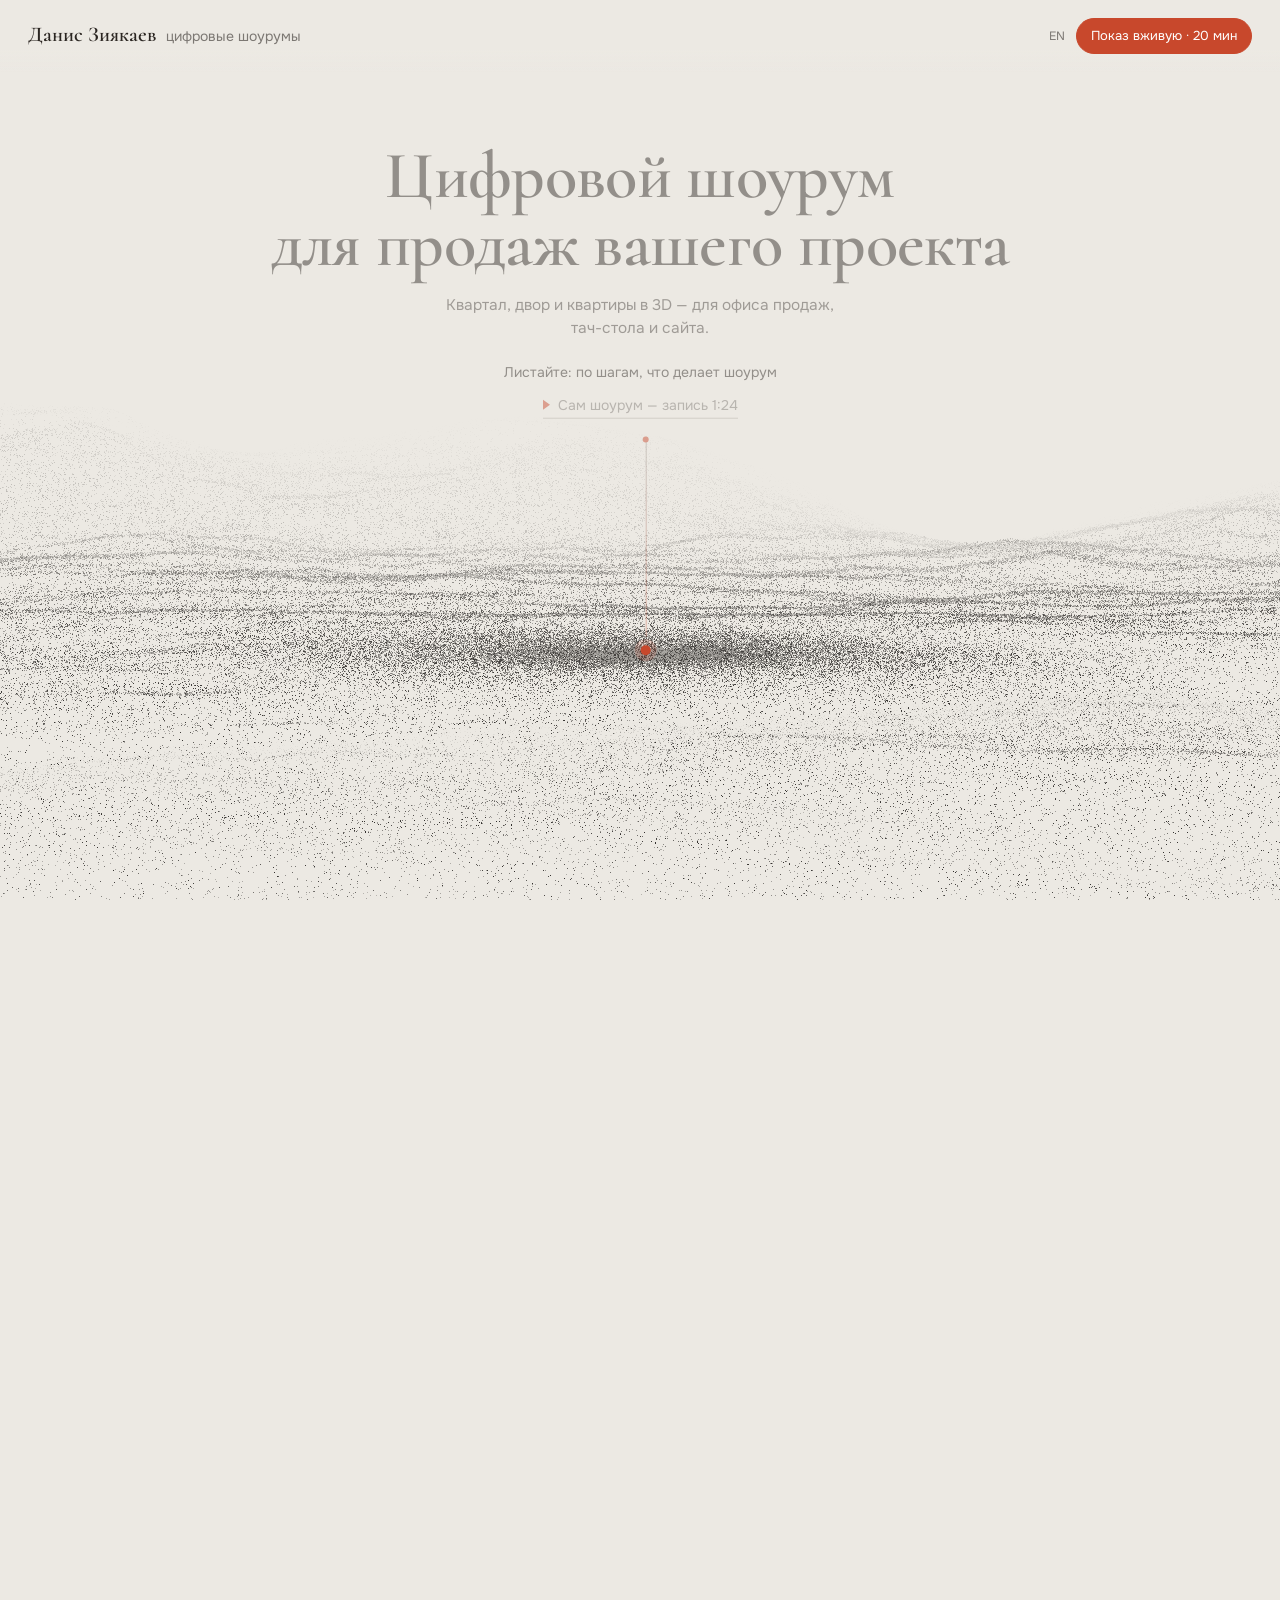
<file: index.html>
<!doctype html>
<html lang="ru">
<head>
  <meta charset="utf-8">
  <meta name="viewport" content="width=device-width, initial-scale=1, viewport-fit=cover">
  <title>Цифровой шоурум для продаж недвижимости — Данис Зиякаев</title>
  <meta name="description" content="Цифровой шоурум для продаж недвижимости: квартал, двор и квартиры в 3D на вашей модели — для офиса продаж, тач-стола, сайта и выставки. Начинаем с пилота на одном доме.">
  <link rel="canonical" href="https://digital-showroom.github.io/">
  <link rel="alternate" hreflang="ru" href="https://digital-showroom.github.io/">
  <link rel="alternate" hreflang="en" href="https://digital-showroom.github.io/en/">
  <meta property="og:type" content="website">
  <meta property="og:locale" content="ru_RU">
  <meta property="og:site_name" content="Данис Зиякаев — цифровые шоурумы">
  <meta property="og:title" content="Цифровой шоурум для продаж недвижимости — Данис Зиякаев">
  <meta property="og:description" content="Квартал, двор и квартиры в 3D на вашей модели. Для офиса продаж, тач-стола и сайта. Посмотрите демо «Ольха».">
  <meta property="og:url" content="https://digital-showroom.github.io/">
  <meta property="og:image" content="https://digital-showroom.github.io/og/showroom.jpg">
  <meta property="og:image:width" content="1200">
  <meta property="og:image:height" content="630">
  <meta property="og:image:alt" content="Демо-квартал «Ольха» в цифровом шоуруме">
  <meta name="twitter:card" content="summary_large_image">
  <meta name="twitter:title" content="Цифровой шоурум для продаж недвижимости — Данис Зиякаев">
  <meta name="twitter:description" content="Квартал, двор и квартиры в 3D на вашей модели. Посмотрите демо «Ольха».">
  <meta name="twitter:image" content="https://digital-showroom.github.io/og/showroom.jpg">
  <meta name="theme-color" content="#ece9e3">
  <link rel="icon" href="favicon.svg" type="image/svg+xml">
  <!-- paper until the styles arrive (in dev they come with the JS): no unstyled page with blue links. Transitions
       are off until main.js has seen a styled frame: else links ease from blue and every route panel fades out -->
  <style id="boot">html{background:#ece9e3}body{visibility:hidden}*,:before,:after{transition:none!important}</style>
  <script type="module" crossorigin src="/assets/three.module-xdFANKNJ.js"></script>
  <script type="module" crossorigin src="/assets/main-RjSSHovm.js"></script>
  <link rel="stylesheet" crossorigin href="/assets/main-dNDu-F4_.css">
</head>
<body>
  <div class="stage" id="stage">
    <canvas id="world" aria-label="Пролёт над демо-кварталом «Ольха»: участок, дома, двор, квартира, другие типы проектов"></canvas>
    <svg class="vec" id="vec" aria-hidden="true"></svg>
    <div class="labels" id="labels" aria-hidden="true"></div>
    <div class="axis" id="axis" aria-hidden="true"><i></i></div>
    <span class="lot-dot" id="lot-dot" aria-hidden="true"></span>
    <div class="copy" id="copy">
      <div class="blk hero" data-a="0" data-b="0.018">
        <h1>Цифровой шоурум <br>для&nbsp;продаж вашего проекта</h1>
        <p class="sub">Квартал, двор и&nbsp;квартиры в&nbsp;3D&nbsp;— для офиса продаж, <span class="nw">тач-стола</span> и&nbsp;сайта.</p>
        <p class="go"><span class="go-scroll">Листайте: по&nbsp;шагам, что делает шоурум</span><button type="button" class="go-rec" data-rec="0"><i class="tri"></i>Сам шоурум&nbsp;— запись 1:24</button></p>
      </div>

      <div class="blk caption with-proof" data-a="0.06" data-b="0.135">
        <p class="eyebrow">Вопрос покупателя · 01</p>
        <h2>Что рядом с&nbsp;домом?</h2>
        <p>В&nbsp;шоуруме покупатель начинает с&nbsp;района: участок и&nbsp;всё, что в&nbsp;5, 10 и&nbsp;15&nbsp;минутах пешком.</p>
        <button type="button" class="proof" data-rec="8"><span class="proof-screen"><img src="media/day/v3-t8.webp" alt="Экран «Локация» в шоуруме" width="960" height="540"></span><span class="proof-cap">Район в&nbsp;шоуруме · <b>0:08</b></span></button>
      </div>
      <div class="blk caption with-proof" data-a="0.15" data-b="0.25">
        <p class="eyebrow">Вопрос покупателя · 02</p>
        <h2>Каким будет квартал?</h2>
        <p>Шоурум собирается из&nbsp;3D-модели архитектора&nbsp;— той, что уже есть. Стройка не&nbsp;началась, а&nbsp;покупатель уже облетает квартал.</p>
        <button type="button" class="proof" data-rec="24"><span class="proof-screen"><img src="media/day/v3-t24.webp" alt="Квартал в шоуруме" width="960" height="540"></span><span class="proof-cap">Квартал в&nbsp;шоуруме · <b>0:24</b></span></button>
      </div>
      <div class="blk side" data-a="0.355" data-b="0.43">
        <p class="eyebrow">Двор</p>
        <h2>Благоустройство продаёт до&nbsp;стройки</h2>
        <p class="sub">Двора ещё нет, а&nbsp;в&nbsp;шоуруме покупатель уже видит его по&nbsp;местам: где детям, где спорт, где отдых.</p>
        <div class="pills cats" role="group" aria-label="Места двора по разделам">
          <button type="button" data-cat="kids">Детям</button>
          <button type="button" data-cat="sport">Спорт</button>
          <button type="button" data-cat="rest">Отдых</button>
        </div>
        <button type="button" class="proof" data-rec="26"><span class="proof-screen"><img src="media/day/v3-t26.webp" alt="Экран «Благоустройство» в шоуруме" width="960" height="540"></span><span class="proof-cap">Так этот экран выглядит в&nbsp;шоуруме · <b>0:26</b></span></button>
      </div>
      <div class="blk caption with-proof" data-a="0.445" data-b="0.57">
        <p class="eyebrow">Вопрос покупателя · 04</p>
        <h2>Какая квартира&nbsp;— моя?</h2>
        <p>В&nbsp;шоуруме свободные квартиры видны на&nbsp;фасаде, а&nbsp;дом можно разрезать на&nbsp;любом этаже и&nbsp;увидеть планировки.</p>
        <button type="button" class="proof" data-rec="41"><span class="proof-screen"><img src="media/day/v3-t41.webp" alt="Выбор квартиры на фасаде в шоуруме" width="960" height="540"></span><span class="proof-cap">Выбор по&nbsp;фасаду в&nbsp;шоуруме · <b>0:41</b></span></button>
      </div>
      <div class="blk side" data-a="0.625" data-b="0.71">
        <p class="eyebrow">Вопрос покупателя · 05</p>
        <h2>Куда выходят окна?</h2>
        <div class="card">
          <p class="k">Карточка в&nbsp;шоуруме · Дом 1 · 4 этаж · кв.&nbsp;35</p>
          <p class="v">2 спальни · 84,7&nbsp;м²</p>
          <p class="m">Окна во&nbsp;двор · 22,1&nbsp;млн&nbsp;₽ · <span class="free">свободна</span></p>
          <p class="legend"><i class="sw free"></i><span>свободно</span><i class="sw sold"></i><span>продано</span></p>
        </div>
        <p class="sub">Цены и&nbsp;статусы&nbsp;— из&nbsp;вашей таблицы, подключение к&nbsp;Profitbase или MacroCRM&nbsp;— под проект.</p>
        <button type="button" class="proof" data-rec="48"><span class="proof-screen"><img src="media/day/v3-t48.webp" alt="Планировка квартиры с мебелью в шоуруме" width="960" height="540"></span><span class="proof-cap">Квартира в&nbsp;шоуруме · <b>0:48</b></span></button>
      </div>
      <div class="blk caption" data-a="0.715" data-b="0.772">
        <p class="eyebrow">«Ольха»&nbsp;— демо-проект</p>
        <h2>Шоурум собирается на&nbsp;вашем проекте</h2>
        <p>Те&nbsp;же экраны шоурума&nbsp;— район, двор, выбор квартиры&nbsp;— на&nbsp;вашей модели, с&nbsp;вашими квартирами и&nbsp;в&nbsp;стиле вашего проекта: логотип, цвета, шрифты.</p>
      </div>
      <div class="blk pick" data-a="0.772" data-b="0.875" id="pick">
        <p class="eyebrow">06 · Ваш проект</p>
        <h2 id="pick-h">Какой у&nbsp;вас проект?</h2>
        <div class="pills" role="group" aria-label="Тип проекта">
          <button type="button" data-kind="towers">Башни</button>
          <button type="button" data-kind="village">Посёлок</button>
          <button type="button" data-kind="quarter">Квартал</button>
        </div>
        <p class="pick-line" id="pick-line"></p>
        <a class="btn solid" href="#talk" data-talk>Обсудить такой проект</a>
      </div>
      <div class="blk sheet" data-a="0.905" data-b="1.01">
        <h2>Шоурум на&nbsp;вашей модели</h2>
        <p class="sub">Покажу шоурум вживую за&nbsp;20&nbsp;минут и&nbsp;прикинем, как он&nbsp;ляжет на&nbsp;ваш проект.</p>
        <div class="btns"><a class="btn solid" href="#talk" data-talk>Обсудить ваш проект</a><a class="btn" href="#video">Ниже: запись, цена, запуск</a></div>
      </div>
    </div>
    <p class="drag" id="drag">← потяните, чтобы покрутить →</p>
    <span class="cue" id="cue" aria-hidden="true"><i></i></span>
    <p class="drag wait" id="wait"></p>
    <div class="load" id="load"><i></i></div>
  </div>
  <header class="top">
    <a class="brand" href="#" id="brand"><b>Данис Зиякаев</b><span>цифровые шоурумы</span></a>
    <nav class="chapters" id="chapters" aria-label="Главы"></nav>
    <div class="top-acts">
      <a class="lang" href="en/" lang="en" hreflang="en">EN</a>
      <a class="pill solid" href="#talk" data-talk>Показ вживую · 20&nbsp;мин</a>
    </div>
  </header>
  <div class="track" id="track"></div>

  <main class="tail" id="tail">
    <section class="video wrap" id="video" aria-labelledby="video-h">
      <header class="sec-head reveal">
        <p class="eyebrow">Запись шоурума</p>
        <h2 id="video-h">Весь шоурум «Ольха» за&nbsp;1:24</h2>
        <p class="lead">Локация, двор, выбор квартиры, прогулка. Запись экрана без монтажа. Вживую покажу на&nbsp;разговоре.</p>
      </header>
      <figure class="player reveal">
        <video id="player" playsinline preload="none" poster="media/day/v3-t26.webp" width="1280" height="720">
          <source src="media/olkha-v3.mp4" type="video/mp4">
        </video>
        <button type="button" class="player-go" id="player-go" aria-label="Смотреть запись шоурума, 1:24"><i class="tri"></i></button>
      </figure>
      <div class="chaps reveal" id="player-chaps"></div>
    </section>

    <section class="who wrap" id="who" aria-labelledby="who-h">
      <header class="sec-head reveal">
        <p class="eyebrow">Для кого</p>
        <h2 id="who-h">Что получает каждый</h2>
      </header>
      <div class="who-grid reveal">
        <article class="who-card">
          <p class="eyebrow">Застройщик</p>
          <h3>Продажи до&nbsp;стройки</h3>
          <dl>
            <div><dt>Есть</dt><dd>Модель проекта&nbsp;— своя или от&nbsp;CG-студии.</dd></div>
            <div><dt>Получаете</dt><dd>Шоурум для офиса продаж, тач-стола и&nbsp;сайта. Цены и&nbsp;статусы из&nbsp;ваших данных.</dd></div>
          </dl>
          <a class="link-arrow" href="#talk" data-talk data-role="Застройщик">Обсудить проект</a>
        </article>
        <article class="who-card">
          <p class="eyebrow">Архитектурное бюро</p>
          <h3>Проект, в&nbsp;который можно войти</h3>
          <dl>
            <div><dt>Есть</dt><dd>Модель проекта.</dd></div>
            <div><dt>Получаете</dt><dd>Шоурум для защиты концепции у&nbsp;заказчика. Потом он&nbsp;же работает в&nbsp;продажах.</dd></div>
          </dl>
          <a class="link-arrow" href="#talk" data-talk data-role="Архбюро">Обсудить проект</a>
        </article>
        <article class="who-card">
          <p class="eyebrow">Мастерская, агентство, CG-студия</p>
          <h3>Шоурум под вашим брендом</h3>
          <dl>
            <div><dt>Есть</dt><dd>Клиенты-застройщики, макеты, сайты проектов или рендеры.</dd></div>
            <div><dt>Получаете</dt><dd>Шоурум, который продаёте вместе с&nbsp;макетом или сайтом.</dd></div>
          </dl>
          <a class="link-arrow" href="#talk" data-talk data-role="Мастерская или студия">Обсудить партнёрство</a>
        </article>
      </div>
    </section>

    <section class="where wrap" id="where" aria-labelledby="where-h">
      <header class="sec-head reveal">
        <p class="eyebrow">Где работает</p>
        <h2 id="where-h">Одна модель и&nbsp;одни данные для всех экранов</h2>
        <p class="lead">Шоурум собирается один раз. Цены и&nbsp;статусы квартир на&nbsp;всех экранах берутся из&nbsp;одного источника.</p>
      </header>
      <ul class="devices reveal">
        <li class="device">
          <div class="dev-art"><div class="monitor">
            <div class="dev-screen"><img src="media/day/v3-t41.webp" alt="" loading="lazy" width="960" height="540"><video muted playsinline loop preload="none" data-src="media/loops/flat" data-start="0"></video></div>
            <i class="monitor-neck"></i><i class="monitor-foot"></i>
          </div></div>
          <p class="dev-name">Экран в&nbsp;офисе продаж</p>
        </li>
        <li class="device">
          <div class="dev-art"><div class="table">
            <div class="dev-screen"><img src="media/day/v3-t26.webp" alt="" loading="lazy" width="960" height="540"><video muted playsinline loop preload="none" data-src="media/loops/yard" data-start="0.5"></video></div>
            <i class="table-edge"></i><i class="table-legs"></i>
          </div></div>
          <p class="dev-name">Тач-стол</p>
          <p class="dev-note">Управление касанием настраиваем под ваш стол или экран.</p>
        </li>
        <li class="device">
          <div class="dev-art"><div class="phone">
            <div class="dev-screen"><img src="media/day/v3-t48.webp" alt="" loading="lazy" width="960" height="540"><video muted playsinline loop preload="none" data-src="media/loops/flat" data-start="5"></video></div>
          </div></div>
          <p class="dev-name">Сайт проекта</p>
          <p class="dev-note">Веб-версию собираем под проект: облегчённая модель открывается в&nbsp;браузере, в&nbsp;том числе на&nbsp;телефоне.</p>
        </li>
        <li class="device">
          <div class="dev-art"><div class="booth">
            <div class="booth-wall"><div class="dev-screen"><img src="media/day/v3-t74.webp" alt="" loading="lazy" width="960" height="540"><video muted playsinline loop preload="none" data-src="media/loops/walk" data-start="1"></video></div></div>
            <i class="booth-desk"></i>
          </div></div>
          <p class="dev-name">Стенд на&nbsp;выставке</p>
        </li>
      </ul>
    </section>

    <section class="launch wrap" id="launch" aria-labelledby="launch-h">
      <header class="sec-head reveal">
        <p class="eyebrow">Запуск</p>
        <h2 id="launch-h">От&nbsp;разговора до&nbsp;шоурума</h2>
      </header>
      <ol class="steps reveal">
        <li><span class="steps-n">01</span><b>20&nbsp;минут</b><p>Онлайн-встреча с&nbsp;демонстрацией экрана. Обсуждаем ваш проект.</p></li>
        <li><span class="steps-n">02</span><b>Оценка</b><p>Смотрю, что уже есть: модель от&nbsp;архитектора или CG-студии, планировки, брендбук. Называю срок и&nbsp;цену.</p></li>
        <li><span class="steps-n">03</span><b>Пилот</b><p>Один дом или очередь на&nbsp;экране в&nbsp;офисе продаж: видно, как шоурум работает на&nbsp;вашем проекте.</p></li>
        <li><span class="steps-n">04</span><b>Дальше</b><p>Остальные дома, <span class="nw">тач-стол</span>, сайт, стенд&nbsp;— если пилот подошёл.</p></li>
      </ol>
      <div class="price reveal">
        <p class="price-num">Пилот</p>
        <p class="price-what">один дом или очередь, экран в&nbsp;офисе продаж</p>
        <p class="price-note">Цену и&nbsp;срок называю после оценки материалов. Стоимость пилота засчитывается в&nbsp;полный проект.</p>
      </div>
    </section>

    <section class="call wrap" id="talk" aria-labelledby="talk-h">
      <div class="call-text reveal">
        <p class="eyebrow">Показ · 20 минут</p>
        <h2 id="talk-h">Покажу шоурум вживую</h2>
        <p class="lead">Онлайн-встреча на&nbsp;20&nbsp;минут с&nbsp;демонстрацией экрана. Покажу, как шоурум работает, и&nbsp;прикинем, как он&nbsp;ляжет на&nbsp;ваш проект.</p>
      </div>
      <div class="call-act reveal">
        <a class="btn call-tg" data-send="tg" href="https://t.me/danis_zi" target="_blank" rel="noopener">Написать в&nbsp;Telegram</a>
        <dl class="call-list">
          <div><dt>Telegram</dt><dd><a href="https://t.me/danis_zi" target="_blank" rel="noopener">@danis_zi</a></dd></div>
          <div><dt>Телефон</dt><dd><a href="tel:+79646100331">+7&nbsp;964&nbsp;610-03-31</a></dd></div>
          <div><dt>Почта</dt><dd><a data-send="mail" href="mailto:ziakaev.danis@gmail.com">ziakaev.danis@gmail.com</a></dd></div>
        </dl>
      </div>
    </section>

    <footer class="foot wrap">
      <p>«Ольха»&nbsp;— демо-квартал, вымышленный проект. Квартиры, цены и&nbsp;статусы условные.</p>
      <p>© 2026 Данис Зиякаев</p>
    </footer>
  </main>

  <div class="modal" id="modal" hidden>
    <div class="modal-box" role="dialog" aria-modal="true" aria-labelledby="modal-h">
      <div class="modal-head">
        <b id="modal-h">Запись шоурума · «Ольха» · 1:24</b>
        <span>запись экрана, без монтажа</span>
        <button type="button" class="modal-x" id="modal-x">Закрыть</button>
      </div>
      <div class="modal-player"><video id="modal-video" controls playsinline preload="none" poster="media/day/v3-t26.webp"></video></div>
      <div class="chaps" id="modal-chaps"></div>
      <div class="modal-foot"><span>Хотите такой для своего проекта?</span><a class="btn solid" href="#talk" data-talk>Обсудить ваш проект</a></div>
    </div>
  </div>

  <!-- every «Обсудить» opens the contacts over the page: the visitor stays where they were on the route -->
  <div class="modal" id="talk-pop" hidden>
    <div class="modal-box talk-box" role="dialog" aria-modal="true" aria-labelledby="talk-pop-h">
      <div class="modal-head">
        <p class="eyebrow">Показ · 20 минут</p>
        <button type="button" class="modal-x" id="talk-x">Закрыть</button>
      </div>
      <h2 id="talk-pop-h">Покажу шоурум вживую</h2>
      <p class="talk-lead">Онлайн-встреча на&nbsp;20&nbsp;минут с&nbsp;демонстрацией экрана. Покажу, как шоурум работает, и&nbsp;прикинем, как он&nbsp;ляжет на&nbsp;ваш проект.</p>
      <a class="btn solid call-tg" data-send="tg" href="https://t.me/danis_zi" target="_blank" rel="noopener">Написать в&nbsp;Telegram</a>
      <dl class="call-list">
        <div><dt>Telegram</dt><dd><a href="https://t.me/danis_zi" target="_blank" rel="noopener">@danis_zi</a></dd></div>
        <div><dt>Телефон</dt><dd><a href="tel:+79646100331">+7&nbsp;964&nbsp;610-03-31</a></dd></div>
        <div><dt>Почта</dt><dd><a data-send="mail" href="mailto:ziakaev.danis@gmail.com">ziakaev.danis@gmail.com</a></dd></div>
      </dl>
    </div>
  </div>
</body>
</html>
</file>
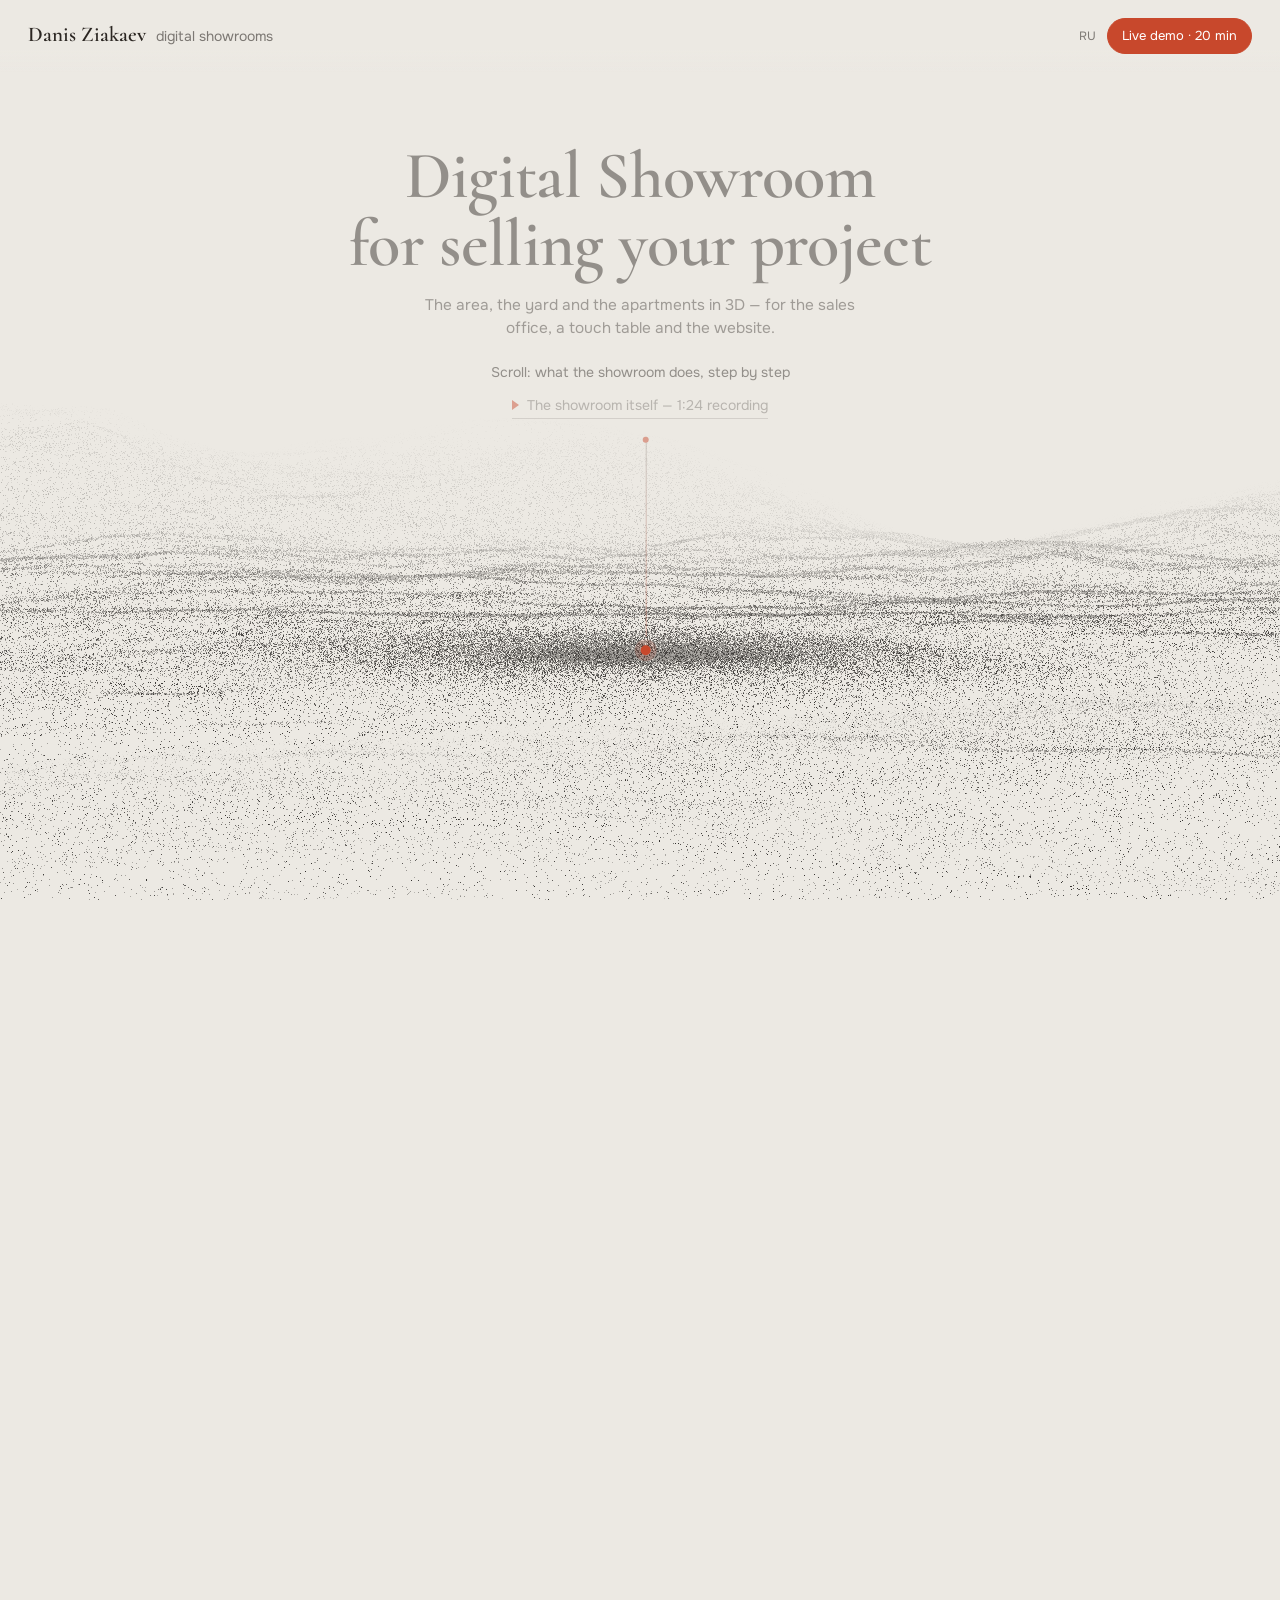
<file: en/index.html>
<!doctype html>
<html lang="en">
<head>
  <meta charset="utf-8">
  <meta name="viewport" content="width=device-width, initial-scale=1, viewport-fit=cover">
  <title>Digital Showroom for Real Estate Sales — Danis Ziakaev</title>
  <meta name="description" content="A digital showroom for real estate sales: the area, the yard and the apartments in 3D on your own model — for the sales office, a touch table, the website and exhibitions. We start with a pilot on one building.">
  <link rel="canonical" href="https://digital-showroom.github.io/en/">
  <link rel="alternate" hreflang="ru" href="https://digital-showroom.github.io/">
  <link rel="alternate" hreflang="en" href="https://digital-showroom.github.io/en/">
  <meta property="og:type" content="website">
  <meta property="og:locale" content="en_US">
  <meta property="og:site_name" content="Danis Ziakaev — Digital Showrooms">
  <meta property="og:title" content="Digital Showroom for Real Estate Sales — Danis Ziakaev">
  <meta property="og:description" content="The area, the yard and the apartments in 3D on your model. For the sales office, a touch table and the website. See the «Olkha» demo.">
  <meta property="og:url" content="https://digital-showroom.github.io/en/">
  <meta property="og:image" content="https://digital-showroom.github.io/og/showroom.jpg">
  <meta property="og:image:width" content="1200">
  <meta property="og:image:height" content="630">
  <meta property="og:image:alt" content="The «Olkha» demo quarter in the Digital Showroom">
  <meta name="twitter:card" content="summary_large_image">
  <meta name="twitter:title" content="Digital Showroom for Real Estate Sales — Danis Ziakaev">
  <meta name="twitter:description" content="The area, the yard and the apartments in 3D on your model. For the sales office, a touch table and the website. See the «Olkha» demo.">
  <meta name="twitter:image" content="https://digital-showroom.github.io/og/showroom.jpg">
  <meta name="theme-color" content="#ece9e3">
  <link rel="icon" href="../favicon.svg" type="image/svg+xml">
  <!-- paper until the styles arrive (in dev they come with the JS): no unstyled page with blue links. Transitions
       are off until main.js has seen a styled frame: else links ease from blue and every route panel fades out -->
  <style id="boot">html{background:#ece9e3}body{visibility:hidden}*,:before,:after{transition:none!important}</style>
  <script type="module" crossorigin src="/assets/three.module-xdFANKNJ.js"></script>
  <script type="module" crossorigin src="/assets/main-RjSSHovm.js"></script>
  <link rel="stylesheet" crossorigin href="/assets/main-dNDu-F4_.css">
</head>
<body>
  <div class="stage" id="stage">
    <canvas id="world" aria-label="A flight over the «Olkha» demo quarter: the plot, the buildings, the yard, an apartment, other project types"></canvas>
    <svg class="vec" id="vec" aria-hidden="true"></svg>
    <div class="labels" id="labels" aria-hidden="true"></div>
    <div class="axis" id="axis" aria-hidden="true"><i></i></div>
    <span class="lot-dot" id="lot-dot" aria-hidden="true"></span>
    <div class="copy" id="copy">
      <div class="blk hero" data-a="0" data-b="0.018">
        <h1>Digital Showroom <br>for selling your project</h1>
        <p class="sub">The area, the yard and the apartments in&nbsp;3D&nbsp;— for the sales office, a touch table and the website.</p>
        <p class="go"><span class="go-scroll">Scroll: what the showroom does, step by step</span><button type="button" class="go-rec" data-rec="0"><i class="tri"></i>The showroom itself&nbsp;— 1:24 recording</button></p>
      </div>

      <div class="blk caption with-proof" data-a="0.06" data-b="0.135">
        <p class="eyebrow">Buyer's question · 01</p>
        <h2>What's near home?</h2>
        <p>In the showroom the buyer starts with the area: the plot and everything within a&nbsp;5, 10 and 15-minute walk.</p>
        <button type="button" class="proof" data-rec="8"><span class="proof-screen"><img src="../media/day/v3-t8.webp" alt="The Location screen in the showroom" width="960" height="540"></span><span class="proof-cap">The area in the showroom · <b>0:08</b></span></button>
      </div>
      <div class="blk caption with-proof" data-a="0.15" data-b="0.25">
        <p class="eyebrow">Buyer's question · 02</p>
        <h2>What will the quarter be like?</h2>
        <p>The showroom is built from the architect's 3D model&nbsp;— the one that already exists. Construction hasn't started, yet the buyer already flies over the quarter.</p>
        <button type="button" class="proof" data-rec="24"><span class="proof-screen"><img src="../media/day/v3-t24.webp" alt="The quarter in the showroom" width="960" height="540"></span><span class="proof-cap">The quarter in the showroom · <b>0:24</b></span></button>
      </div>
      <div class="blk side" data-a="0.355" data-b="0.43">
        <p class="eyebrow">Yard</p>
        <h2>Landscaping sells before construction</h2>
        <p class="sub">The yard doesn't exist yet, but in the showroom the buyer already sees it place by place: for kids, for sport, for rest.</p>
        <div class="pills cats" role="group" aria-label="Yard places by type">
          <button type="button" data-cat="kids">Kids</button>
          <button type="button" data-cat="sport">Sport</button>
          <button type="button" data-cat="rest">Rest</button>
        </div>
        <button type="button" class="proof" data-rec="26"><span class="proof-screen"><img src="../media/day/v3-t26.webp" alt="The Yard screen in the showroom" width="960" height="540"></span><span class="proof-cap">This screen in the showroom · <b>0:26</b></span></button>
      </div>
      <div class="blk caption with-proof" data-a="0.445" data-b="0.57">
        <p class="eyebrow">Buyer's question · 04</p>
        <h2>Which apartment is mine?</h2>
        <p>In the showroom, available apartments show on the facade, and the building can be cut at any floor to see the plans.</p>
        <button type="button" class="proof" data-rec="41"><span class="proof-screen"><img src="../media/day/v3-t41.webp" alt="Choosing on the facade in the showroom" width="960" height="540"></span><span class="proof-cap">Choosing on the facade in the showroom · <b>0:41</b></span></button>
      </div>
      <div class="blk side" data-a="0.625" data-b="0.71">
        <p class="eyebrow">Buyer's question · 05</p>
        <h2>Where do the windows face?</h2>
        <div class="card">
          <p class="k">Card in the showroom · Building&nbsp;1 · Floor&nbsp;4 · Apt&nbsp;35</p>
          <p class="v">2 bedrooms · 84.7&nbsp;m²</p>
          <p class="m">Windows to the yard · 22.1M&nbsp;₽ · <span class="free">available</span></p>
          <p class="legend"><i class="sw free"></i><span>available</span><i class="sw sold"></i><span>sold</span></p>
        </div>
        <p class="sub">Prices and availability come from your spreadsheet; the link to your CRM is set up per project.</p>
        <button type="button" class="proof" data-rec="48"><span class="proof-screen"><img src="../media/day/v3-t48.webp" alt="The apartment plan with furniture in the showroom" width="960" height="540"></span><span class="proof-cap">The apartment in the showroom · <b>0:48</b></span></button>
      </div>
      <div class="blk caption" data-a="0.715" data-b="0.772">
        <p class="eyebrow">«Olkha»&nbsp;— a demo project</p>
        <h2>The showroom is built on your project</h2>
        <p>The same showroom screens&nbsp;— area, yard, apartment choice&nbsp;— on your model, with your apartments and in your project's style: logo, colours, fonts.</p>
      </div>
      <div class="blk pick" data-a="0.772" data-b="0.875" id="pick">
        <p class="eyebrow">06 · Your project</p>
        <h2 id="pick-h">What kind of project is it?</h2>
        <div class="pills" role="group" aria-label="Project type">
          <button type="button" data-kind="towers">Towers</button>
          <button type="button" data-kind="village">Village</button>
          <button type="button" data-kind="quarter">Quarter</button>
        </div>
        <p class="pick-line" id="pick-line"></p>
        <a class="btn solid" href="#talk" data-talk>Discuss a project like this</a>
      </div>
      <div class="blk sheet" data-a="0.905" data-b="1.01">
        <h2>A showroom on your model</h2>
        <p class="sub">I'll show the showroom live in 20&nbsp;minutes, and we'll see how it fits your project.</p>
        <div class="btns"><a class="btn solid" href="#talk" data-talk>Discuss your project</a><a class="btn" href="#video">Below: recording, how it's built, launch</a></div>
      </div>
    </div>
    <p class="drag" id="drag">← drag to turn →</p>
    <span class="cue" id="cue" aria-hidden="true"><i></i></span>
    <p class="drag wait" id="wait"></p>
    <div class="load" id="load"><i></i></div>
  </div>
  <header class="top">
    <a class="brand" href="#" id="brand"><b>Danis Ziakaev</b><span>digital showrooms</span></a>
    <nav class="chapters" id="chapters" aria-label="Chapters"></nav>
    <div class="top-acts">
      <a class="lang" href="../" lang="ru" hreflang="ru">RU</a>
      <a class="pill solid" href="#talk" data-talk>Live demo · 20&nbsp;min</a>
    </div>
  </header>
  <div class="track" id="track"></div>

  <main class="tail" id="tail">
    <section class="video wrap" id="video" aria-labelledby="video-h">
      <header class="sec-head reveal">
        <p class="eyebrow">Showroom recording</p>
        <h2 id="video-h">The whole «Olkha» showroom in&nbsp;1:24</h2>
        <p class="lead">Location, yard, apartment choice, walk. A screen recording, no editing. I'll show it live on a call.</p>
      </header>
      <figure class="player reveal">
        <video id="player" playsinline preload="none" poster="../media/day/v3-t26.webp" width="1280" height="720">
          <source src="../media/olkha-v3.mp4" type="video/mp4">
        </video>
        <button type="button" class="player-go" id="player-go" aria-label="Watch the showroom recording, 1:24"><i class="tri"></i></button>
      </figure>
      <div class="chaps reveal" id="player-chaps"></div>
    </section>

    <section class="who wrap" id="who" aria-labelledby="who-h">
      <header class="sec-head reveal">
        <p class="eyebrow">Who it's for</p>
        <h2 id="who-h">What each side gets</h2>
      </header>
      <div class="who-grid reveal">
        <article class="who-card">
          <p class="eyebrow">Developer</p>
          <h3>Sales before construction</h3>
          <dl>
            <div><dt>Have</dt><dd>The project model&nbsp;— your own or from a CG studio.</dd></div>
            <div><dt>Get</dt><dd>A showroom for the sales office, a touch table and the website. Prices and statuses from your data.</dd></div>
          </dl>
          <a class="link-arrow" href="#talk" data-talk data-role="Developer">Discuss a project</a>
        </article>
        <article class="who-card">
          <p class="eyebrow">Architecture studio</p>
          <h3>A project you can step into</h3>
          <dl>
            <div><dt>Have</dt><dd>The project model.</dd></div>
            <div><dt>Get</dt><dd>A showroom to defend the concept with the client. Later it works in sales.</dd></div>
          </dl>
          <a class="link-arrow" href="#talk" data-talk data-role="Architecture studio">Discuss a project</a>
        </article>
        <article class="who-card">
          <p class="eyebrow">Model workshop, agency, CG studio</p>
          <h3>A showroom under your brand</h3>
          <dl>
            <div><dt>Have</dt><dd>Developer clients, physical models, project websites or renders.</dd></div>
            <div><dt>Get</dt><dd>A showroom you sell together with your model or website.</dd></div>
          </dl>
          <a class="link-arrow" href="#talk" data-talk data-role="Model workshop or studio">Discuss a partnership</a>
        </article>
      </div>
    </section>

    <section class="where wrap" id="where" aria-labelledby="where-h">
      <header class="sec-head reveal">
        <p class="eyebrow">Where it runs</p>
        <h2 id="where-h">One model and one data source for every screen</h2>
        <p class="lead">The showroom is built once. Apartment prices and statuses on every screen come from one source.</p>
      </header>
      <ul class="devices reveal">
        <li class="device">
          <div class="dev-art"><div class="monitor">
            <div class="dev-screen"><img src="../media/day/v3-t41.webp" alt="" loading="lazy" width="960" height="540"><video muted playsinline loop preload="none" data-src="media/loops/flat" data-start="0"></video></div>
            <i class="monitor-neck"></i><i class="monitor-foot"></i>
          </div></div>
          <p class="dev-name">Sales office screen</p>
        </li>
        <li class="device">
          <div class="dev-art"><div class="table">
            <div class="dev-screen"><img src="../media/day/v3-t26.webp" alt="" loading="lazy" width="960" height="540"><video muted playsinline loop preload="none" data-src="media/loops/yard" data-start="0.5"></video></div>
            <i class="table-edge"></i><i class="table-legs"></i>
          </div></div>
          <p class="dev-name">Touch table</p>
          <p class="dev-note">Touch control is set up for your table or screen.</p>
        </li>
        <li class="device">
          <div class="dev-art"><div class="phone">
            <div class="dev-screen"><img src="../media/day/v3-t48.webp" alt="" loading="lazy" width="960" height="540"><video muted playsinline loop preload="none" data-src="media/loops/flat" data-start="5"></video></div>
          </div></div>
          <p class="dev-name">Project website</p>
          <p class="dev-note">The web version is built per project: a lighter model that opens in the browser, phones included.</p>
        </li>
        <li class="device">
          <div class="dev-art"><div class="booth">
            <div class="booth-wall"><div class="dev-screen"><img src="../media/day/v3-t74.webp" alt="" loading="lazy" width="960" height="540"><video muted playsinline loop preload="none" data-src="media/loops/walk" data-start="1"></video></div></div>
            <i class="booth-desk"></i>
          </div></div>
          <p class="dev-name">Exhibition stand</p>
        </li>
      </ul>
    </section>

    <section class="wrap" id="how" aria-labelledby="how-h">
      <header class="sec-head reveal">
        <p class="eyebrow">Under the hood</p>
        <h2 id="how-h">How it's built</h2>
        <p class="lead">A real-time application, not a set of renders.</p>
      </header>
      <ol class="steps reveal">
        <li><span class="steps-n">01</span><b>Unreal Engine 5, C++.</b><p>The whole app — camera, interface, data — is written in C++, and the interface adapts to the screen it runs on.</p></li>
        <li><span class="steps-n">02</span><b>One continuous camera.</b><p>From the city map to the yard, into an apartment and down to a walk: every transition is one camera move, never a cut.</p></li>
        <li><span class="steps-n">03</span><b>Data in, showroom out.</b><p>Buildings, apartments, prices and statuses are imported from the project's model and tables, so a new project is rebuilt, not redrawn.</p></li>
        <li><span class="steps-n">04</span><b>Baked analysis.</b><p>Walking times around the plot and sunlight in every apartment are computed offline from the model.</p></li>
        <li><span class="steps-n">05</span><b>The web from the same scene.</b><p>The 3D on this page is captured from the same Unreal scene as Gaussian splats and point clouds and runs in the browser.</p></li>
      </ol>
    </section>

    <section class="launch wrap" id="launch" aria-labelledby="launch-h">
      <header class="sec-head reveal">
        <p class="eyebrow">Launch</p>
        <h2 id="launch-h">From a call to a showroom</h2>
      </header>
      <ol class="steps reveal">
        <li><span class="steps-n">01</span><b>20&nbsp;minutes</b><p>An online call with screen sharing. We talk about your project.</p></li>
        <li><span class="steps-n">02</span><b>Assessment</b><p>I look at what you already have: the model from the architect or a CG studio, plans, brand book. I name the timeline and the price.</p></li>
        <li><span class="steps-n">03</span><b>Pilot</b><p>One building or one phase on the sales office screen: you see how the showroom works on your project.</p></li>
        <li><span class="steps-n">04</span><b>Next</b><p>The other buildings, a touch table, the website, a stand&nbsp;— if the pilot works for you.</p></li>
      </ol>
      <div class="price reveal">
        <p class="price-num">Pilot</p>
        <p class="price-what">one building or phase, a sales office screen</p>
        <p class="price-note">I name the price and timeline after looking at the materials. The pilot cost counts toward the full project.</p>
      </div>
    </section>

    <section class="call wrap" id="talk" aria-labelledby="talk-h">
      <div class="call-text reveal">
        <p class="eyebrow">Live demo · 20 minutes</p>
        <h2 id="talk-h">I'll show you the showroom live</h2>
        <p class="lead">A 20-minute online call with screen sharing. I'll show how the showroom works, and we'll see how it fits your project.</p>
      </div>
      <div class="call-act reveal">
        <a class="btn call-tg" data-send="mail" href="mailto:ziakaev.danis@gmail.com?subject=Digital%20Showroom%20for%20our%20project&amp;body=Hello%20Danis%2C%20I%27d%20like%20to%20discuss%20a%20digital%20showroom%20for%20our%20project.">Email me</a>
        <dl class="call-list">
          <div><dt>Email</dt><dd><a data-send="mail" href="mailto:ziakaev.danis@gmail.com">ziakaev.danis@gmail.com</a></dd></div>
          <div><dt>LinkedIn</dt><dd><a href="https://www.linkedin.com/in/danis-zi/" target="_blank" rel="noopener">linkedin.com/in/danis-zi</a></dd></div>
          <div><dt>Telegram</dt><dd><a data-send="tg" href="https://t.me/danis_zi" target="_blank" rel="noopener">@danis_zi</a></dd></div>
        </dl>
      </div>
    </section>

    <footer class="foot wrap">
      <p>«Olkha» is a demo quarter, a fictional project. Apartments, prices and statuses are illustrative.</p>
      <p>© 2026 Danis Ziakaev</p>
    </footer>
  </main>

  <div class="modal" id="modal" hidden>
    <div class="modal-box" role="dialog" aria-modal="true" aria-labelledby="modal-h">
      <div class="modal-head">
        <b id="modal-h">Showroom recording · «Olkha» · 1:24</b>
        <span>a screen recording, no editing</span>
        <button type="button" class="modal-x" id="modal-x">Close</button>
      </div>
      <div class="modal-player"><video id="modal-video" controls playsinline preload="none" poster="../media/day/v3-t26.webp"></video></div>
      <div class="chaps" id="modal-chaps"></div>
      <div class="modal-foot"><span>Want one for your project?</span><a class="btn solid" href="#talk" data-talk>Discuss your project</a></div>
    </div>
  </div>

  <!-- every «Обсудить» opens the contacts over the page: the visitor stays where they were on the route -->
  <div class="modal" id="talk-pop" hidden>
    <div class="modal-box talk-box" role="dialog" aria-modal="true" aria-labelledby="talk-pop-h">
      <div class="modal-head">
        <p class="eyebrow">Live demo · 20 minutes</p>
        <button type="button" class="modal-x" id="talk-x">Close</button>
      </div>
      <h2 id="talk-pop-h">I'll show you the showroom live</h2>
      <p class="talk-lead">A 20-minute online call with screen sharing. I'll show how the showroom works, and we'll see how it fits your project.</p>
      <a class="btn solid call-tg" data-send="mail" href="mailto:ziakaev.danis@gmail.com?subject=Digital%20Showroom%20for%20our%20project&amp;body=Hello%20Danis%2C%20I%27d%20like%20to%20discuss%20a%20digital%20showroom%20for%20our%20project.">Email me</a>
      <dl class="call-list">
          <div><dt>Email</dt><dd><a data-send="mail" href="mailto:ziakaev.danis@gmail.com">ziakaev.danis@gmail.com</a></dd></div>
          <div><dt>LinkedIn</dt><dd><a href="https://www.linkedin.com/in/danis-zi/" target="_blank" rel="noopener">linkedin.com/in/danis-zi</a></dd></div>
          <div><dt>Telegram</dt><dd><a data-send="tg" href="https://t.me/danis_zi" target="_blank" rel="noopener">@danis_zi</a></dd></div>
        </dl>
    </div>
  </div>
</body>
</html>
</file>
<file: assets/main-dNDu-F4_.css>
@font-face{font-family:Cormorant;font-style:normal;font-display:swap;font-weight:500;src:url(/assets/cormorant-cyrillic-ext-500-normal-pZw22qtS.woff2)format("woff2"),url(/assets/cormorant-cyrillic-ext-500-normal-CdQuyvtc.woff)format("woff");unicode-range:U+460-52F,U+1C80-1C8A,U+20B4,U+2DE0-2DFF,U+A640-A69F,U+FE2E-FE2F}@font-face{font-family:Cormorant;font-style:normal;font-display:swap;font-weight:500;src:url(/assets/cormorant-cyrillic-500-normal-BLlg2W5x.woff2)format("woff2"),url(/assets/cormorant-cyrillic-500-normal-B7dJQtg-.woff)format("woff");unicode-range:U+301,U+400-45F,U+490-491,U+4B0-4B1,U+2116}@font-face{font-family:Cormorant;font-style:normal;font-display:swap;font-weight:500;src:url(/assets/cormorant-vietnamese-500-normal-DsPuwQHi.woff2)format("woff2"),url(/assets/cormorant-vietnamese-500-normal-tGBW_mI7.woff)format("woff");unicode-range:U+102-103,U+110-111,U+128-129,U+168-169,U+1A0-1A1,U+1AF-1B0,U+300-301,U+303-304,U+308-309,U+323,U+329,U+1EA0-1EF9,U+20AB}@font-face{font-family:Cormorant;font-style:normal;font-display:swap;font-weight:500;src:url(/assets/cormorant-latin-ext-500-normal-AH9qog1s.woff2)format("woff2"),url(/assets/cormorant-latin-ext-500-normal-DAuUCO41.woff)format("woff");unicode-range:U+100-2BA,U+2BD-2C5,U+2C7-2CC,U+2CE-2D7,U+2DD-2FF,U+304,U+308,U+329,U+1D00-1DBF,U+1E00-1E9F,U+1EF2-1EFF,U+2020,U+20A0-20AB,U+20AD-20C0,U+2113,U+2C60-2C7F,U+A720-A7FF}@font-face{font-family:Cormorant;font-style:normal;font-display:swap;font-weight:500;src:url(/assets/cormorant-latin-500-normal-EBdSCOD3.woff2)format("woff2"),url(/assets/cormorant-latin-500-normal-Dj3SQ6fR.woff)format("woff");unicode-range:U+??,U+131,U+152-153,U+2BB-2BC,U+2C6,U+2DA,U+2DC,U+304,U+308,U+329,U+2000-206F,U+20AC,U+2122,U+2191,U+2193,U+2212,U+2215,U+FEFF,U+FFFD}@font-face{font-family:Cormorant;font-style:normal;font-display:swap;font-weight:600;src:url(/assets/cormorant-cyrillic-ext-600-normal-dLR2-a_v.woff2)format("woff2"),url(/assets/cormorant-cyrillic-ext-600-normal-Dr-wLyOm.woff)format("woff");unicode-range:U+460-52F,U+1C80-1C8A,U+20B4,U+2DE0-2DFF,U+A640-A69F,U+FE2E-FE2F}@font-face{font-family:Cormorant;font-style:normal;font-display:swap;font-weight:600;src:url(/assets/cormorant-cyrillic-600-normal-BcIsDXzC.woff2)format("woff2"),url(/assets/cormorant-cyrillic-600-normal-CBymlcNF.woff)format("woff");unicode-range:U+301,U+400-45F,U+490-491,U+4B0-4B1,U+2116}@font-face{font-family:Cormorant;font-style:normal;font-display:swap;font-weight:600;src:url(/assets/cormorant-vietnamese-600-normal-Dar_cCT6.woff2)format("woff2"),url(/assets/cormorant-vietnamese-600-normal-GIs8CF2x.woff)format("woff");unicode-range:U+102-103,U+110-111,U+128-129,U+168-169,U+1A0-1A1,U+1AF-1B0,U+300-301,U+303-304,U+308-309,U+323,U+329,U+1EA0-1EF9,U+20AB}@font-face{font-family:Cormorant;font-style:normal;font-display:swap;font-weight:600;src:url(/assets/cormorant-latin-ext-600-normal-D3T6BBXG.woff2)format("woff2"),url(/assets/cormorant-latin-ext-600-normal-CD-dlDpD.woff)format("woff");unicode-range:U+100-2BA,U+2BD-2C5,U+2C7-2CC,U+2CE-2D7,U+2DD-2FF,U+304,U+308,U+329,U+1D00-1DBF,U+1E00-1E9F,U+1EF2-1EFF,U+2020,U+20A0-20AB,U+20AD-20C0,U+2113,U+2C60-2C7F,U+A720-A7FF}@font-face{font-family:Cormorant;font-style:normal;font-display:swap;font-weight:600;src:url(/assets/cormorant-latin-600-normal-B254Xisw.woff2)format("woff2"),url(/assets/cormorant-latin-600-normal-DUW-TI76.woff)format("woff");unicode-range:U+??,U+131,U+152-153,U+2BB-2BC,U+2C6,U+2DA,U+2DC,U+304,U+308,U+329,U+2000-206F,U+20AC,U+2122,U+2191,U+2193,U+2212,U+2215,U+FEFF,U+FFFD}@font-face{font-family:Onest;font-style:normal;font-display:swap;font-weight:400;src:url(/assets/onest-cyrillic-ext-400-normal-C0aKJzIG.woff2)format("woff2"),url(/assets/onest-cyrillic-ext-400-normal-CV3RJNZo.woff)format("woff");unicode-range:U+460-52F,U+1C80-1C8A,U+20B4,U+2DE0-2DFF,U+A640-A69F,U+FE2E-FE2F}@font-face{font-family:Onest;font-style:normal;font-display:swap;font-weight:400;src:url(/assets/onest-cyrillic-400-normal-BTdD9fLi.woff2)format("woff2"),url(/assets/onest-cyrillic-400-normal-BQq8x-Ju.woff)format("woff");unicode-range:U+301,U+400-45F,U+490-491,U+4B0-4B1,U+2116}@font-face{font-family:Onest;font-style:normal;font-display:swap;font-weight:400;src:url(/assets/onest-math-400-normal-BOdeoExJ.woff2)format("woff2"),url(/assets/onest-math-400-normal-BoceZrtY.woff)format("woff");unicode-range:U+302-303,U+305,U+307-308,U+310,U+312,U+315,U+31A,U+326-327,U+32C,U+32F-330,U+332-333,U+338,U+33A,U+346,U+34D,U+391-3A1,U+3A3-3A9,U+3B1-3C9,U+3D1,U+3D5-3D6,U+3F0-3F1,U+3F4-3F5,U+2016-2017,U+2034-2038,U+203C,U+2040,U+2043,U+2047,U+2050,U+2057,U+205F,U+2070-2071,U+2074-208E,U+2090-209C,U+20D0-20DC,U+20E1,U+20E5-20EF,U+2100-2112,U+2114-2115,U+2117-2121,U+2123-214F,U+2190,U+2192,U+2194-21AE,U+21B0-21E5,U+21F1-21F2,U+21F4-2211,U+2213-2214,U+2216-22FF,U+2308-230B,U+2310,U+2319,U+231C-2321,U+2336-237A,U+237C,U+2395,U+239B-23B7,U+23D0,U+23DC-23E1,U+2474-2475,U+25AF,U+25B3,U+25B7,U+25BD,U+25C1,U+25CA,U+25CC,U+25FB,U+266D-266F,U+27C0-27FF,U+2900-2AFF,U+2B0E-2B11,U+2B30-2B4C,U+2BFE,U+3030,U+FF5B,U+FF5D,U+1D400-1D7FF,U+1EE??}@font-face{font-family:Onest;font-style:normal;font-display:swap;font-weight:400;src:url(/assets/onest-symbols-400-normal-BKpJPZvB.woff2)format("woff2"),url(/assets/onest-symbols-400-normal-Cyp7MkQ3.woff)format("woff");unicode-range:U+1-C,U+E-1F,U+7F-9F,U+20DD-20E0,U+20E2-20E4,U+2150-218F,U+2190,U+2192,U+2194-2199,U+21AF,U+21E6-21F0,U+21F3,U+2218-2219,U+2299,U+22C4-22C6,U+2300-243F,U+2440-244A,U+2460-24FF,U+25A0-27BF,U+28??,U+2921-2922,U+2981,U+29BF,U+29EB,U+2B??,U+4DC0-4DFF,U+FFF9-FFFB,U+10140-1018E,U+10190-1019C,U+101A0,U+101D0-101FD,U+102E0-102FB,U+10E60-10E7E,U+1D2C0-1D2D3,U+1D2E0-1D37F,U+1F0??,U+1F100-1F1AD,U+1F1E6-1F1FF,U+1F30D-1F30F,U+1F315,U+1F31C,U+1F31E,U+1F320-1F32C,U+1F336,U+1F378,U+1F37D,U+1F382,U+1F393-1F39F,U+1F3A7-1F3A8,U+1F3AC-1F3AF,U+1F3C2,U+1F3C4-1F3C6,U+1F3CA-1F3CE,U+1F3D4-1F3E0,U+1F3ED,U+1F3F1-1F3F3,U+1F3F5-1F3F7,U+1F408,U+1F415,U+1F41F,U+1F426,U+1F43F,U+1F441-1F442,U+1F444,U+1F446-1F449,U+1F44C-1F44E,U+1F453,U+1F46A,U+1F47D,U+1F4A3,U+1F4B0,U+1F4B3,U+1F4B9,U+1F4BB,U+1F4BF,U+1F4C8-1F4CB,U+1F4D6,U+1F4DA,U+1F4DF,U+1F4E3-1F4E6,U+1F4EA-1F4ED,U+1F4F7,U+1F4F9-1F4FB,U+1F4FD-1F4FE,U+1F503,U+1F507-1F50B,U+1F50D,U+1F512-1F513,U+1F53E-1F54A,U+1F54F-1F5FA,U+1F610,U+1F650-1F67F,U+1F687,U+1F68D,U+1F691,U+1F694,U+1F698,U+1F6AD,U+1F6B2,U+1F6B9-1F6BA,U+1F6BC,U+1F6C6-1F6CF,U+1F6D3-1F6D7,U+1F6E0-1F6EA,U+1F6F0-1F6F3,U+1F6F7-1F6FC,U+1F7??,U+1F800-1F80B,U+1F810-1F847,U+1F850-1F859,U+1F860-1F887,U+1F890-1F8AD,U+1F8B0-1F8BB,U+1F8C0-1F8C1,U+1F900-1F90B,U+1F93B,U+1F946,U+1F984,U+1F996,U+1F9E9,U+1FA00-1FA6F,U+1FA70-1FA7C,U+1FA80-1FA89,U+1FA8F-1FAC6,U+1FACE-1FADC,U+1FADF-1FAE9,U+1FAF0-1FAF8,U+1FB??}@font-face{font-family:Onest;font-style:normal;font-display:swap;font-weight:400;src:url(/assets/onest-vietnamese-400-normal-5bytZ3jO.woff2)format("woff2"),url(/assets/onest-vietnamese-400-normal-b_JsbRRP.woff)format("woff");unicode-range:U+102-103,U+110-111,U+128-129,U+168-169,U+1A0-1A1,U+1AF-1B0,U+300-301,U+303-304,U+308-309,U+323,U+329,U+1EA0-1EF9,U+20AB}@font-face{font-family:Onest;font-style:normal;font-display:swap;font-weight:400;src:url(/assets/onest-latin-ext-400-normal-DN_ZkHKd.woff2)format("woff2"),url(/assets/onest-latin-ext-400-normal-n6Pl0Elk.woff)format("woff");unicode-range:U+100-2BA,U+2BD-2C5,U+2C7-2CC,U+2CE-2D7,U+2DD-2FF,U+304,U+308,U+329,U+1D00-1DBF,U+1E00-1E9F,U+1EF2-1EFF,U+2020,U+20A0-20AB,U+20AD-20C0,U+2113,U+2C60-2C7F,U+A720-A7FF}@font-face{font-family:Onest;font-style:normal;font-display:swap;font-weight:400;src:url(/assets/onest-latin-400-normal-9AYXx_QC.woff2)format("woff2"),url(/assets/onest-latin-400-normal-RaMPE1jb.woff)format("woff");unicode-range:U+??,U+131,U+152-153,U+2BB-2BC,U+2C6,U+2DA,U+2DC,U+304,U+308,U+329,U+2000-206F,U+20AC,U+2122,U+2191,U+2193,U+2212,U+2215,U+FEFF,U+FFFD}@font-face{font-family:Onest;font-style:normal;font-display:swap;font-weight:500;src:url(/assets/onest-cyrillic-ext-500-normal-BRptT_Q-.woff2)format("woff2"),url(/assets/onest-cyrillic-ext-500-normal-C2Nf5dsb.woff)format("woff");unicode-range:U+460-52F,U+1C80-1C8A,U+20B4,U+2DE0-2DFF,U+A640-A69F,U+FE2E-FE2F}@font-face{font-family:Onest;font-style:normal;font-display:swap;font-weight:500;src:url(/assets/onest-cyrillic-500-normal-CJRUgmys.woff2)format("woff2"),url(/assets/onest-cyrillic-500-normal-BMFE-GJD.woff)format("woff");unicode-range:U+301,U+400-45F,U+490-491,U+4B0-4B1,U+2116}@font-face{font-family:Onest;font-style:normal;font-display:swap;font-weight:500;src:url(/assets/onest-math-500-normal-BAEyco5m.woff2)format("woff2"),url(/assets/onest-math-500-normal-CFbo1AvL.woff)format("woff");unicode-range:U+302-303,U+305,U+307-308,U+310,U+312,U+315,U+31A,U+326-327,U+32C,U+32F-330,U+332-333,U+338,U+33A,U+346,U+34D,U+391-3A1,U+3A3-3A9,U+3B1-3C9,U+3D1,U+3D5-3D6,U+3F0-3F1,U+3F4-3F5,U+2016-2017,U+2034-2038,U+203C,U+2040,U+2043,U+2047,U+2050,U+2057,U+205F,U+2070-2071,U+2074-208E,U+2090-209C,U+20D0-20DC,U+20E1,U+20E5-20EF,U+2100-2112,U+2114-2115,U+2117-2121,U+2123-214F,U+2190,U+2192,U+2194-21AE,U+21B0-21E5,U+21F1-21F2,U+21F4-2211,U+2213-2214,U+2216-22FF,U+2308-230B,U+2310,U+2319,U+231C-2321,U+2336-237A,U+237C,U+2395,U+239B-23B7,U+23D0,U+23DC-23E1,U+2474-2475,U+25AF,U+25B3,U+25B7,U+25BD,U+25C1,U+25CA,U+25CC,U+25FB,U+266D-266F,U+27C0-27FF,U+2900-2AFF,U+2B0E-2B11,U+2B30-2B4C,U+2BFE,U+3030,U+FF5B,U+FF5D,U+1D400-1D7FF,U+1EE??}@font-face{font-family:Onest;font-style:normal;font-display:swap;font-weight:500;src:url(/assets/onest-symbols-500-normal-x8bjkRDT.woff2)format("woff2"),url(/assets/onest-symbols-500-normal-BnHuuehd.woff)format("woff");unicode-range:U+1-C,U+E-1F,U+7F-9F,U+20DD-20E0,U+20E2-20E4,U+2150-218F,U+2190,U+2192,U+2194-2199,U+21AF,U+21E6-21F0,U+21F3,U+2218-2219,U+2299,U+22C4-22C6,U+2300-243F,U+2440-244A,U+2460-24FF,U+25A0-27BF,U+28??,U+2921-2922,U+2981,U+29BF,U+29EB,U+2B??,U+4DC0-4DFF,U+FFF9-FFFB,U+10140-1018E,U+10190-1019C,U+101A0,U+101D0-101FD,U+102E0-102FB,U+10E60-10E7E,U+1D2C0-1D2D3,U+1D2E0-1D37F,U+1F0??,U+1F100-1F1AD,U+1F1E6-1F1FF,U+1F30D-1F30F,U+1F315,U+1F31C,U+1F31E,U+1F320-1F32C,U+1F336,U+1F378,U+1F37D,U+1F382,U+1F393-1F39F,U+1F3A7-1F3A8,U+1F3AC-1F3AF,U+1F3C2,U+1F3C4-1F3C6,U+1F3CA-1F3CE,U+1F3D4-1F3E0,U+1F3ED,U+1F3F1-1F3F3,U+1F3F5-1F3F7,U+1F408,U+1F415,U+1F41F,U+1F426,U+1F43F,U+1F441-1F442,U+1F444,U+1F446-1F449,U+1F44C-1F44E,U+1F453,U+1F46A,U+1F47D,U+1F4A3,U+1F4B0,U+1F4B3,U+1F4B9,U+1F4BB,U+1F4BF,U+1F4C8-1F4CB,U+1F4D6,U+1F4DA,U+1F4DF,U+1F4E3-1F4E6,U+1F4EA-1F4ED,U+1F4F7,U+1F4F9-1F4FB,U+1F4FD-1F4FE,U+1F503,U+1F507-1F50B,U+1F50D,U+1F512-1F513,U+1F53E-1F54A,U+1F54F-1F5FA,U+1F610,U+1F650-1F67F,U+1F687,U+1F68D,U+1F691,U+1F694,U+1F698,U+1F6AD,U+1F6B2,U+1F6B9-1F6BA,U+1F6BC,U+1F6C6-1F6CF,U+1F6D3-1F6D7,U+1F6E0-1F6EA,U+1F6F0-1F6F3,U+1F6F7-1F6FC,U+1F7??,U+1F800-1F80B,U+1F810-1F847,U+1F850-1F859,U+1F860-1F887,U+1F890-1F8AD,U+1F8B0-1F8BB,U+1F8C0-1F8C1,U+1F900-1F90B,U+1F93B,U+1F946,U+1F984,U+1F996,U+1F9E9,U+1FA00-1FA6F,U+1FA70-1FA7C,U+1FA80-1FA89,U+1FA8F-1FAC6,U+1FACE-1FADC,U+1FADF-1FAE9,U+1FAF0-1FAF8,U+1FB??}@font-face{font-family:Onest;font-style:normal;font-display:swap;font-weight:500;src:url(/assets/onest-vietnamese-500-normal-CYcoD-Qw.woff2)format("woff2"),url(/assets/onest-vietnamese-500-normal-B-ujVS1X.woff)format("woff");unicode-range:U+102-103,U+110-111,U+128-129,U+168-169,U+1A0-1A1,U+1AF-1B0,U+300-301,U+303-304,U+308-309,U+323,U+329,U+1EA0-1EF9,U+20AB}@font-face{font-family:Onest;font-style:normal;font-display:swap;font-weight:500;src:url(/assets/onest-latin-ext-500-normal-BOsNMgOh.woff2)format("woff2"),url(/assets/onest-latin-ext-500-normal-BG_GNqt_.woff)format("woff");unicode-range:U+100-2BA,U+2BD-2C5,U+2C7-2CC,U+2CE-2D7,U+2DD-2FF,U+304,U+308,U+329,U+1D00-1DBF,U+1E00-1E9F,U+1EF2-1EFF,U+2020,U+20A0-20AB,U+20AD-20C0,U+2113,U+2C60-2C7F,U+A720-A7FF}@font-face{font-family:Onest;font-style:normal;font-display:swap;font-weight:500;src:url(/assets/onest-latin-500-normal-2-RsuwM3.woff2)format("woff2"),url(/assets/onest-latin-500-normal-CVP923du.woff)format("woff");unicode-range:U+??,U+131,U+152-153,U+2BB-2BC,U+2C6,U+2DA,U+2DC,U+304,U+308,U+329,U+2000-206F,U+20AC,U+2122,U+2191,U+2193,U+2212,U+2215,U+FEFF,U+FFFD}:root{--paper:#ece9e3;--accent:#c8482c;--ink:#2b2622;--muted:#2b262294;--f-display:"Cormorant", "Times New Roman", serif;--f-body:"Onest", "Segoe UI", Arial, sans-serif}*{box-sizing:border-box}html,body{margin:0}html{scrollbar-gutter:stable}body{visibility:visible;font:400 16px/1.5 var(--f-body);-webkit-font-smoothing:antialiased;background:var(--paper);color:var(--ink);overscroll-behavior:none}html{-webkit-tap-highlight-color:transparent}.stage{position:fixed;inset:0;overflow:hidden}#world{width:100%;height:100%;touch-action:pan-y;height:100lvh;display:block;position:absolute;top:0;left:0}.vec,.labels{width:100%;height:100%;pointer-events:none;height:100lvh;position:absolute;top:0;left:0}.top{z-index:20;justify-content:space-between;align-items:center;gap:24px;padding:18px max(16px,2.2vw);display:flex;position:fixed;inset:0 0 auto}.brand{color:inherit;align-items:baseline;gap:10px;font-size:14px;text-decoration:none;display:flex}.brand b{font:600 21px/1 var(--f-display)}.brand span{color:var(--muted)}.pill{color:inherit;opacity:.85;border:1px solid;border-radius:99px;padding:7px 14px;font-size:13px;text-decoration:none}.chapters{letter-spacing:.04em;gap:22px;margin-left:auto;margin-right:18px;font-size:12px;display:flex}.chapters button{all:unset;cursor:pointer;color:var(--muted);border-bottom:1px solid #0000;padding-bottom:4px;transition:color .3s,border-color .3s}.chapters button.on{color:var(--ink);border-color:var(--accent)}.copy{z-index:10;pointer-events:none;position:absolute;inset:0}.stage{z-index:0;transition:opacity .6s}.stage.under{opacity:.55}.stage.under .copy,.stage.under .labels,.stage.under .vec{visibility:hidden}.blk{opacity:0;transition:opacity .35s}.blk.on{pointer-events:auto}.hero{gap:18px;max-width:640px;display:grid;position:absolute;bottom:9vh;left:max(16px,4.2vw)}.hero h1{font:600 clamp(40px, 5.2vw, 80px)/1 var(--f-display);letter-spacing:-.01em;text-wrap:balance;margin:0}.sub{opacity:.85;max-width:46ch;margin:0;font-size:clamp(15px,1.2vw,18px);line-height:1.5}.btns{flex-wrap:wrap;gap:10px;display:flex}.btn{font:500 14px/1 var(--f-body);color:inherit;border:1px solid;border-radius:99px;padding:13px 20px;text-decoration:none}.btn.solid{background:var(--accent);border-color:var(--accent);color:#fff}.note{color:var(--muted);margin:0;font-size:12px}.caption{gap:8px;max-width:34ch;margin:0;font-size:clamp(16px,1.3vw,20px);line-height:1.5;display:grid;position:absolute;bottom:9vh;left:max(16px,4.2vw)}.caption p{margin:0}.eyebrow{font:500 11px/1 var(--f-body);letter-spacing:.14em;text-transform:uppercase;color:var(--accent);margin:0}.side{background:color-mix(in srgb, var(--paper) 88%, transparent);gap:16px;width:min(420px,34vw);padding:30px 32px;display:grid;position:absolute;top:50%;left:max(16px,4.2vw);transform:translateY(-50%)}.side h2{font:600 clamp(30px, 2.8vw, 44px)/1.04 var(--f-display);text-wrap:balance;margin:0}.caption.big h2{font:600 clamp(44px, 5vw, 76px)/1 var(--f-display);margin:0}.sheet{text-align:center;justify-items:center;gap:18px;width:min(820px,100vw - 32px);display:grid;position:absolute;top:50%;left:50%;transform:translate(-50%,-50%)}.sheet h2{font:600 clamp(38px, 5vw, 80px)/1.02 var(--f-display);text-wrap:balance;margin:0}.sheet .btns{justify-content:center}.card{border-top:1px solid #2b26222e;gap:4px;padding-top:14px;display:grid}.card p{margin:0}.card .k{letter-spacing:.04em;color:var(--muted);font-size:12px}.card .v{font:600 30px/1.1 var(--f-display)}.card .m{font-size:14px}.card .legend{letter-spacing:.04em;color:var(--muted);align-items:center;gap:6px;margin-top:6px;font-size:12px;display:flex}.legend .sw{border:1.5px solid var(--ink);width:14px;height:10px}.legend .sw+*{margin-right:10px}.legend .sw.free{background:#c8482c1a}.legend .sw.sold{background:repeating-linear-gradient(45deg,#2b26220f 0 2.4px,#2b262252 2.4px 3.5px)}.drag{z-index:12;opacity:0;pointer-events:none;transition:opacity .35s}.drag.on{opacity:1}.drag{letter-spacing:.06em;white-space:nowrap;background:color-mix(in srgb, var(--paper) 70%, transparent);border:1px solid #2b262266;border-radius:99px;margin:0;padding:10px 18px;font-size:13px;position:absolute;bottom:5vh;left:50%;transform:translate(-50%)}.lab{white-space:nowrap;will-change:transform;transition:opacity .25s;position:absolute;top:0;left:0}.mark span{letter-spacing:.06em;color:var(--accent);font-size:12px;position:absolute;top:-9px;left:14px}.ring{letter-spacing:.04em;color:var(--ink);transform-origin:0 0;font-size:12px}.ring span{background:color-mix(in srgb, var(--paper) 80%, transparent);padding:2px 6px;display:block;transform:translate(-50%,-140%)}.flat{fill:#c8482c6b}.other{fill:#c8482c1a}.other.sold{fill:url(#sold-hatch)}.wall{fill:none;stroke:var(--ink);stroke-width:var(--wall,3px);stroke-linejoin:miter}.wall.inner{stroke-width:var(--wall-in,1.5px);stroke:#2b2622d9}.flat-edge{fill:none;stroke:var(--accent);stroke-width:2.4px;stroke-linejoin:miter}.band{fill:#c8482c4d;stroke:var(--accent);stroke-width:1.2px}.tag>*{display:block}.tag{line-height:1.25}.tag b{font:600 18px/1.1 var(--f-display)}.tag i{color:var(--muted);font-size:12px;font-style:normal}.tag{border-left:1px solid var(--accent);margin-top:-20px;padding-left:14px}.tag.left{border-left:0;border-right:1px solid var(--accent);text-align:right;padding:0 14px 0 0;translate:-100%}.load{z-index:30;height:2px;transition:opacity .6s;position:absolute;bottom:0;left:0;right:0}.load i{background:var(--accent);width:0;height:100%;transition:width .3s;display:block}.load.done{opacity:0}@media (max-width:760px){.chapters{display:none}.side{gap:10px;width:auto;padding:18px 20px;top:auto;bottom:10vh;right:16px;transform:none}.side .sub{display:none}.drag{font-size:12px;bottom:2.5vh}.caption.big h2{font-size:40px}}.top{transition:background .3s}body.in-tail .top{background:linear-gradient(var(--paper) 60%, #ece9e300)}@media (max-width:640px){.brand span{display:none}.brand b{white-space:nowrap;font-size:19px}}.tag.floor b{color:var(--accent)}.no3d .track,.no3d #world,.no3d .vec,.no3d .labels,.no3d .drag,.no3d .load,.no3d .chapters,.no3d .tune,.no3d .copy>.blk:not(.hero){display:none}.no3d .stage{opacity:1;background:linear-gradient(90deg,#ece9e3 0%,#ece9e3eb 32%,#ece9e326 100%),url(/media/day/quarter-1400.webp) 50%/cover no-repeat;min-height:100svh;position:relative}.no3d .stage .copy{visibility:visible;padding:max(110px,15vh) max(16px,4.2vw) 64px;position:relative}.no3d .hero{pointer-events:auto;transition:none;position:relative;inset:auto;opacity:1!important}.no3d .hero>*{animation:none}.no3d .top{background:linear-gradient(var(--paper) 60%, #ece9e300)}@media (max-width:760px){.no3d .stage{background:linear-gradient(#ece9e3 0%,#ece9e3f5 50%,#ece9e30d 100%),url(/media/day/quarter-1400.webp) bottom/auto 65% no-repeat;padding-bottom:28vh}.no3d .stage .copy{padding-top:100px;padding-bottom:24px}}.tail{--paper-2:#e3dfd6;--ink-2:#5b544d;--line:#2b262224;--line-strong:#2b262252;--device:#2b2622;--gutter:max(16px, min(4.4vw, 80px));--max:1680px;--h2:clamp(34px, 1.6rem + 2.3vw, 64px);--section:clamp(96px, 11vw, 180px);z-index:5;background:linear-gradient(#ece9e300, var(--paper) 70vh);font-size:17px;position:relative}.tail h2,.tail h3{font-family:var(--f-display);font-variant-numeric:lining-nums;letter-spacing:-.01em;text-wrap:balance;margin:0;font-weight:500;line-height:1.04}.tail h2{font-size:var(--h2)}.tail p,.tail figure,.tail dl,.tail dd,.tail ol,.tail ul{margin:0;padding:0}.tail img,.tail video{max-width:100%;display:block}.tail .wrap{max-width:calc(var(--max) + 2 * var(--gutter));padding-inline:var(--gutter);margin:0 auto}.tail .eyebrow{letter-spacing:.16em;font-size:12px}.tail .lead{color:var(--ink-2);max-width:46ch;font-size:clamp(17px,.9rem + .35vw,21px);line-height:1.5}.tail .sec-head{gap:18px;max-width:900px;margin-bottom:clamp(40px,5vw,80px);display:grid}.tail .btn{border:1px solid var(--accent);background:var(--accent);color:#fff;height:52px;font:500 15px/1 var(--f-body);white-space:nowrap;border-radius:999px;justify-content:center;align-items:center;padding:0 26px;text-decoration:none;transition:background .2s,border-color .2s;display:inline-flex}.tail .btn:hover{background:#a93a22;border-color:#a93a22}.tail .btn-ghost{color:var(--ink);border-color:var(--line-strong);background:0 0}.tail .btn-ghost:hover{border-color:var(--ink);background:0 0}.tail .link-arrow{color:inherit;border-bottom:1px solid var(--line-strong);padding-bottom:2px;font-size:15px;text-decoration:none}.tail .link-arrow:after{content:" →";color:var(--accent)}.tail :focus-visible{outline:2px solid var(--accent);outline-offset:3px}.js:not(.no3d) .reveal{opacity:0;transition:opacity .9s cubic-bezier(.2,.7,.2,1),transform .9s cubic-bezier(.2,.7,.2,1);transform:translateY(24px)}.js .reveal.is-in{opacity:1;transform:none}.video{padding-block:var(--section) 0}.player{aspect-ratio:16/9;background:var(--paper-2);box-shadow:0 1px 0 var(--line), 0 30px 60px -40px #2b262273;border-radius:3px;overflow:hidden}.player video{object-fit:cover;width:100%;height:100%}.player{position:relative}.player-go{all:unset;cursor:pointer;place-items:center;display:grid;position:absolute;inset:0}.player-go[hidden]{display:none}.player-go:before{content:"";background:var(--accent);border-radius:50%;grid-area:1/1;width:60px;height:60px;transition:transform .2s;box-shadow:0 12px 30px -12px #2b26228c}.player-go .tri{color:#fff;border-top-width:11px;border-bottom-width:11px;border-left-width:18px;grid-area:1/1;margin-left:5px;position:relative}.player-go:hover:before{transform:scale(1.06)}.player-go:focus-visible:before{outline:2px solid var(--ink);outline-offset:4px}.player-note{margin-top:18px!important}.where{padding-block:var(--section) 0}.devices{grid-template-columns:repeat(4,minmax(0,1fr));gap:clamp(24px,3.6vw,72px);list-style:none;display:grid}.device{align-content:start;gap:10px;display:grid}.dev-art{border-bottom:1px solid var(--line-strong);justify-content:center;align-items:flex-end;height:clamp(190px,16vw,300px);margin-bottom:12px;display:flex}.dev-name{font:500 clamp(22px, 1rem + .7vw, 30px)/1.1 var(--f-display)}.dev-note{color:var(--ink-2);max-width:28ch;font-size:14px}.dev-screen{border:5px solid var(--device);background:#3a332d;position:relative;overflow:hidden}.dev-screen img,.dev-screen video{object-fit:cover;width:100%;height:100%;position:absolute;inset:0}.dev-screen video{opacity:0;transition:opacity .4s}.dev-screen.is-live video{opacity:1}.monitor{flex-direction:column;align-items:center;width:96%;display:flex}.monitor .dev-screen{aspect-ratio:16/9;border-bottom-width:9px;border-radius:6px;width:100%}.monitor-neck{background:linear-gradient(90deg, #4a423b, var(--device));width:9%;height:clamp(20px,2vw,36px)}.monitor-foot{background:var(--device);border-radius:3px 3px 0 0;width:34%;height:6px}.table{perspective:600px;flex-direction:column;align-items:center;width:100%;display:flex}.table .dev-screen{aspect-ratio:16/9;transform-origin:50% 100%;border-width:4px;border-radius:3px;width:88%;margin-bottom:-1px;transform:rotateX(54deg)}.table-edge{background:var(--device);border-radius:0 0 2px 2px;width:92%;height:12px}.table-legs{background:linear-gradient(90deg, var(--device) 0 6px, transparent 6px calc(100% - 6px), var(--device) calc(100% - 6px));width:80%;height:clamp(44px,4.2vw,76px);display:block}.phone{width:clamp(84px,7.4vw,136px)}.phone .dev-screen{aspect-ratio:9/19;border-width:5px;border-radius:clamp(14px,1.4vw,24px);width:100%}.phone .dev-screen img,.phone .dev-screen video{object-position:64% 50%}.phone .dev-screen:before{content:"";z-index:1;background:var(--device);border-radius:3px;width:30%;height:6px;margin-left:-15%;position:absolute;top:5px;left:50%}.booth{flex-direction:column;align-items:center;width:100%;display:flex}.booth-wall{background:var(--paper-2);border:1px solid var(--line);border-top:4px solid var(--accent);width:100%;padding:9% 7% 16%}.booth-wall .dev-screen{aspect-ratio:16/9;border-width:4px;border-radius:2px;width:100%}.booth-desk{background:linear-gradient(var(--device) 0 5px, #3e3731 5px);border-radius:2px 2px 0 0;width:54%;height:clamp(34px,3vw,56px);margin-top:calc(-1*clamp(22px,2vw,36px))}.who{padding-block:var(--section) 0}.who-grid{grid-template-columns:repeat(3,minmax(0,1fr));gap:clamp(24px,3vw,56px);display:grid}.who-card{grid-row:span 4;grid-template-rows:subgrid;border-top:1px solid var(--ink);align-content:start;row-gap:0;padding-top:24px;display:grid}.who-card .eyebrow{margin-bottom:16px}.who-card h3{margin-bottom:24px;font-size:clamp(28px,1.2rem + 1vw,38px)}.who-card dl{display:contents}.who-card dl div{border-top:1px solid var(--line);grid-template-columns:96px 1fr;gap:16px;padding:14px 0;display:grid}.who-card dt{letter-spacing:.14em;text-transform:uppercase;color:var(--muted);padding-top:4px;font-size:12px}.who-card dd{color:var(--ink-2)}.launch{padding-block:var(--section) 0}.steps{grid-template-columns:repeat(4,minmax(0,1fr));gap:clamp(20px,3vw,56px);list-style:none;display:grid}.steps li{align-content:start;gap:12px;padding-top:34px;display:grid;position:relative}.steps li:before{content:"";border-top:1px solid var(--line-strong);position:absolute;top:4px;left:0;right:calc(-1*clamp(20px,3vw,56px))}.steps li:last-child:before{right:0}.steps li:after{content:"";background:var(--ink);border-radius:50%;width:9px;height:9px;position:absolute;top:0;left:0}.steps li:first-child:after{background:var(--accent)}.steps-n{color:var(--muted);letter-spacing:.1em;font-size:12px}.steps b{font:500 clamp(30px, 1.2rem + 1.2vw, 44px)/1 var(--f-display);font-variant-numeric:lining-nums}.steps p{color:var(--ink-2);max-width:30ch}.price{border-top:1px solid var(--line);grid-template-columns:auto 1fr;grid-template-areas:"num note""what note";align-items:end;gap:6px clamp(32px,6vw,120px);margin-top:clamp(56px,7vw,110px);padding-top:clamp(28px,3vw,44px);display:grid}.price-num{font:500 clamp(52px, 2rem + 4vw, 104px)/.95 var(--f-display);color:var(--accent);font-variant-numeric:lining-nums;white-space:nowrap;grid-area:num}.price-what{color:var(--ink-2);grid-area:what;font-size:15px}.price-note{color:var(--muted);grid-area:note;place-self:end;max-width:44ch;font-size:15px}.show{max-width:calc(var(--max) + 2 * var(--gutter));padding:var(--section) 0 clamp(64px, 6vw, 120px) var(--gutter);grid-template-columns:minmax(0,5fr) minmax(0,7fr);align-items:center;gap:clamp(32px,4vw,80px);margin:0 auto;display:grid}.show-text{gap:22px;display:grid}.show-text .lead{max-width:40ch}.actions{flex-wrap:wrap;gap:12px;margin-top:10px;display:flex}.show-contacts{color:var(--muted);font-size:14px}.show-contacts a{color:inherit;text-decoration:none}.show-contacts a:hover{color:var(--ink)}.show-pic{position:relative}.show-pic img{width:100%;height:auto;-webkit-mask-image:radial-gradient(closest-side,#000 62%,#0000);mask-image:radial-gradient(closest-side,#000 62%,#0000)}.show-dot{background:var(--accent);border-radius:50%;width:12px;height:12px;margin:-6px 0 0 -6px;position:absolute;top:41%;left:51.5%;box-shadow:0 0 0 3px #f0efeae6}.show-dot:after{content:"";border:1px solid var(--accent);border-radius:50%;animation:2.6s ease-out infinite ping;position:absolute;inset:-3px}@keyframes ping{0%{opacity:.9;transform:scale(1)}to{opacity:0;transform:scale(3.6)}}.foot{border-top:1px solid var(--line);color:var(--muted);flex-wrap:wrap;justify-content:space-between;gap:8px 24px;margin-top:0;font-size:13px;display:flex;padding-block:28px 40px!important}@media (max-width:899.98px){.devices{grid-template-columns:repeat(2,minmax(0,1fr));gap:40px 20px}.dev-art{height:clamp(140px,34vw,220px)}.phone{width:clamp(70px,18vw,110px)}.who-grid{grid-template-columns:1fr;gap:48px}.who-card{grid-row:auto;grid-template-rows:none}.steps{grid-template-columns:1fr;gap:0}.steps li{padding:0 0 32px 34px}.steps li:before{border-top:0;border-left:1px solid var(--line-strong);inset:4px auto 0 4px}.steps li:last-child:before{display:none}.steps li:last-child{padding-bottom:0}.price{grid-template-columns:1fr;grid-template-areas:"num""what""note"}.price-note{justify-self:start;margin-top:18px}.show{padding:var(--section) var(--gutter) 56px;grid-template-columns:1fr}.show-pic{margin:0 calc(-1 * var(--gutter));order:-1}}@media (max-width:640px){.tail{font-size:16px}.actions .btn{flex:100%}}@media (prefers-reduced-motion:reduce){.js:not(.no3d) .reveal{opacity:1;transition:none;transform:none}.dev-screen video{transition:none!important}.show-dot:after{animation:none}}.no3d .reveal{opacity:1;transition:none;transform:none}#how{padding-block:var(--section) 0}#how .steps{grid-template-columns:1fr;gap:0}#how .steps li{border-top:1px solid var(--line-strong);grid-template-columns:32px minmax(0,1fr);gap:8px 20px;padding:24px 0}#how .steps li:before,#how .steps li:after{display:none}#how .steps-n{grid-area:1/1/3;padding-top:5px}#how .steps b{grid-column:2;font-size:clamp(26px,1.2rem + 1vw,36px)}#how .steps p{grid-column:2;max-width:85ch}.track{height:2000vh}button.btn,.btn{cursor:pointer;background:0 0;align-items:center;gap:10px;display:inline-flex}.copy .btn:not(.solid){background:color-mix(in srgb, var(--paper) 65%, transparent)}.copy .btn:not(.solid):hover{background:var(--ink);color:var(--paper);border-color:var(--ink)}.btn.solid:hover{background:#a93a22;border-color:#a93a22}.tri{border-top:5px solid #0000;border-bottom:5px solid #0000;border-left:8px solid;width:0;height:0}.btn.solid .tri{color:#fff}.top-acts{align-items:center;gap:10px;display:flex}.top .chapters{margin-right:6px}button.pill{background:color-mix(in srgb, var(--paper) 60%, transparent);font:inherit;cursor:pointer;align-items:center;gap:8px;font-size:13px;display:inline-flex}.pill.rec .tri{color:var(--accent);border-left-width:7px}.pill.solid{background:var(--accent);border-color:var(--accent);color:#fff;opacity:1}.pill.solid:hover{background:#a93a22;border-color:#a93a22}.caption{background:color-mix(in srgb, var(--paper) 72%, transparent);max-width:40ch;padding:16px 22px 18px 0}.caption h2{font:600 clamp(36px, 4vw, 62px)/1 var(--f-display);text-wrap:balance;margin:0}.caption .eyebrow{margin-bottom:4px}.rec-link,.proof{all:unset;cursor:pointer}.rec-link{border-bottom:1px solid #2b262252;justify-self:start;padding-bottom:2px;font-size:13px}.rec-link:after,.proof-cap:after{content:" →";color:var(--accent)}.free{color:var(--accent)}.proof{justify-self:start;gap:8px;display:grid}.proof-screen{aspect-ratio:16/9;border:4px solid var(--ink);background:#3a332d;border-radius:4px;width:min(330px,26vw);display:block;position:relative;overflow:hidden;box-shadow:0 26px 50px -30px #2b262299}.proof-screen img{object-fit:cover;width:100%;height:100%;transition:transform .5s;position:absolute;inset:0}.proof-screen:after{content:"";background:var(--accent) url("data:image/svg+xml,%3Csvg xmlns='http://www.w3.org/2000/svg' viewBox='0 0 34 34'%3E%3Cpath d='M13 10l12 7-12 7z' fill='%23fff'/%3E%3C/svg%3E") center / 100% no-repeat;border-radius:50%;width:34px;height:34px;position:absolute;bottom:10px;right:10px}.proof:hover .proof-screen img{transform:scale(1.03)}.proof-cap{color:var(--ink);font-size:13px}.proof-cap b{color:var(--accent);font-weight:500}.side .proof-screen{width:100%}.with-proof .proof{margin-top:6px}.pick{background:color-mix(in srgb, var(--paper) 88%, transparent);justify-items:start;gap:16px;width:min(430px,36vw);padding:28px 30px;display:grid;position:absolute;top:50%;left:max(16px,4.2vw);transform:translateY(-50%)}.pick h2{font:600 clamp(34px, 3.4vw, 52px)/1 var(--f-display);text-wrap:balance;margin:0}.pick-line{color:color-mix(in srgb, var(--ink) 80%, transparent);min-height:4.5em;margin:0;font-size:15px;line-height:1.5}.pick.styled .pick-line{display:none}.pills{flex-wrap:wrap;gap:6px;display:flex}.pills button{font:400 14px/1 var(--f-body);color:var(--ink);border:1px solid color-mix(in srgb, var(--ink) 32%, transparent);background:color-mix(in srgb, var(--paper) 85%, transparent);cursor:pointer;border-radius:99px;padding:10px 15px;transition:background .2s,color .2s,border-color .2s}.pills button:hover{border-color:var(--ink)}.pills button.on{background:var(--ink);border-color:var(--ink);color:var(--paper)}.chaps{grid-template-columns:repeat(4,minmax(0,1fr));display:grid}.chaps button{all:unset;cursor:pointer;white-space:nowrap;text-overflow:ellipsis;border-top:1px solid #2b262252;padding:10px 10px 0 0;font-size:14px;overflow:hidden}.chaps button span{color:#2b262294;margin-right:4px}.chaps button.on{border-top:2px solid var(--accent);padding-top:9px}.tail .chaps{margin-top:18px}.modal{z-index:50;background:#2b262299;place-items:center;padding:20px;display:grid;position:fixed;inset:0}.modal[hidden]{display:none}.modal-box{background:var(--paper);scrollbar-gutter:stable both-edges;gap:14px;width:min(1100px,100%);max-height:calc(100vh - 40px);padding:clamp(14px,2vw,24px);display:grid;overflow:auto}.modal-head{flex-wrap:wrap;align-items:baseline;gap:6px 16px;display:flex}.modal-head b{font:600 clamp(20px, 2vw, 26px)/1.1 var(--f-display)}.modal-head span{color:#2b262294;font-size:13px}.modal-x{font:inherit;cursor:pointer;color:inherit;background:0 0;border:1px solid #2b262266;border-radius:99px;margin-left:auto;padding:6px 14px;font-size:13px}.modal-player{aspect-ratio:16/9;background:#2b2622}.modal-player video{object-fit:cover;width:100%;height:100%;display:block}.modal-foot{font:500 20px/1.2 var(--f-display);flex-wrap:wrap;justify-content:flex-end;align-items:center;gap:16px;padding-top:4px;display:flex}body.modal-on{overflow:hidden}.talk-box{--line:#2b262224;scrollbar-gutter:auto;gap:18px;width:min(560px,100%);padding:clamp(20px,3vw,36px)}.talk-box .modal-head{align-items:center}.talk-box h2{font:500 clamp(36px, 1.4rem + 2vw, 56px)/1.04 var(--f-display);letter-spacing:-.01em;text-wrap:balance;margin:0}.talk-lead{color:#5b544d;margin:0;font-size:17px;line-height:1.5}.talk-box .call-tg{justify-content:center;height:56px;margin-top:6px;padding:0 32px;font-size:16px}.who-card{grid-row:span 5}.who-card .link-arrow{justify-self:start;margin-top:18px}.tail .price-note{color:var(--ink-2)}.call{padding-block:var(--section) clamp(64px, 6vw, 120px);grid-template-columns:minmax(0,6fr) minmax(0,5fr);align-items:end;gap:clamp(32px,5vw,96px);display:grid}.call-text{gap:22px;display:grid}.tail .call-text h2{font-size:clamp(44px,1.6rem + 3.4vw,96px)}.call-act{justify-items:start;gap:32px;display:grid}.tail .call-tg{height:64px;padding:0 40px;font-size:17px}.call-list{border-bottom:1px solid var(--line);width:100%;margin:0}.call-list div{border-top:1px solid var(--line);grid-template-columns:96px minmax(0,1fr);align-items:baseline;gap:16px;padding:14px 0;display:grid}.call-list dt{letter-spacing:.14em;text-transform:uppercase;color:var(--muted);font-size:12px}.call-list dd{overflow-wrap:anywhere;margin:0;font-size:18px}.call-list a{color:var(--ink);text-decoration:none;transition:color .2s}.call-list a:hover{color:var(--accent)}@media (max-width:1180px){.top .chapters{display:none}}@media (max-width:899.98px){.call{grid-template-columns:1fr;align-items:start}.chaps{grid-template-columns:repeat(2,minmax(0,1fr));row-gap:10px}}@media (max-width:760px){.caption{gap:6px;max-width:none;padding:12px 14px 14px;bottom:6vh;right:16px}.caption h2{font-size:34px}.caption p{font-size:15px}.proof{grid-template-columns:112px 1fr;align-items:center;gap:12px}.proof-screen,.side .proof-screen{border-width:3px;width:112px}.proof-screen:after{width:22px;height:22px;bottom:5px;right:5px}.side .card .v{font-size:24px}.side h2{font-size:30px}.pick{gap:12px;width:auto;padding:18px 20px;top:auto;bottom:calc(2.5vh + 46px);right:16px;transform:none}.pick h2{font-size:32px}.pick-line{display:none}.modal{padding:0}.modal-box{align-content:start;height:100%;max-height:100vh}.modal-foot{justify-content:flex-start}#talk-pop{align-items:end}.talk-box{height:auto;max-height:92vh}.call-act{justify-items:stretch}.call-list div{grid-template-columns:84px minmax(0,1fr)}.call-list dd{font-size:17px}}.labels .lab{opacity:0}.top{background:linear-gradient(color-mix(in srgb, var(--paper) 82%, transparent), transparent)}.hero{text-align:center;will-change:transform;justify-items:center;gap:16px;width:min(1100px,100vw - 32px);max-width:none;margin:0 auto;transition:none;inset:22vh 0 auto}.hero h1{max-width:none;font-size:clamp(44px,5.2vw,84px);line-height:1.02}.hero .sub{max-width:46ch}.nw{white-space:nowrap}.go{justify-items:center;gap:12px;margin:6px 0 0;font-size:14px;display:grid}.go-rec{all:unset;cursor:pointer;color:var(--muted);border-bottom:1px solid #2b262247;align-items:center;gap:8px;padding-bottom:2px;transition:color .3s,border-color .3s;display:inline-flex}.go-rec .tri{color:var(--accent);border-left-width:7px}.go-rec:hover{color:var(--ink);border-color:var(--ink)}.no3d .go-scroll{display:none}@media (max-width:760px){.hero{gap:14px;top:96px}.hero h1{font-size:clamp(36px,10vw,48px)}.hero h1 br{display:none}.hero .sub{font-size:15px}}.axis{z-index:9;opacity:0;pointer-events:none;background:linear-gradient(#2b262261,#c8482cbf);width:1px;height:0;margin-left:-.5px;position:absolute;top:0;left:0}.axis i{background:var(--accent);border-radius:50%;width:6px;height:6px;animation:2.6s cubic-bezier(.45,0,.55,1) infinite axis;position:absolute;top:0;left:-2.5px}@keyframes axis{0%{opacity:0;top:-2px}15%,80%{opacity:1}to{opacity:0;top:calc(100% - 3px)}}@media (prefers-reduced-motion:reduce){.axis i{animation:none;top:50%}}.lot-dot{z-index:9;opacity:0;pointer-events:none;position:absolute;top:0;left:0}.lot-dot:before{content:"";background:var(--accent);border-radius:50%;width:10px;height:10px;position:absolute;top:-5px;left:-5px;box-shadow:0 0 0 6px #c8482c29}.no3d .axis,.no3d .lot-dot{display:none}.top .chapters{transition:opacity .5s}body:has(.hero.on) .top .chapters{opacity:0;pointer-events:none}.top:before{content:"";z-index:-1;pointer-events:none;opacity:0;background:linear-gradient(var(--paper) 70%, #ece9e300);transition:opacity .5s;position:absolute;inset:0}body:has(.hero.on) .top:before{opacity:1}.hero.on>*{animation:1.1s cubic-bezier(.2,.7,.2,1) both hero-in}.hero.on>:nth-child(2){animation-delay:.25s}.hero.on>:nth-child(3){animation-delay:.45s}.hero.on>:nth-child(4){animation-delay:.6s}.hero.on>:nth-child(5){animation-delay:.75s}@keyframes hero-in{0%{opacity:0;transform:translateY(10px)}}@media (prefers-reduced-motion:reduce){.hero.on>*{animation:none}}.cue{z-index:12;pointer-events:none;width:1px;height:30px;filter:drop-shadow(0 0 2px color-mix(in srgb, var(--paper) 90%, transparent));opacity:0;background:#2b262273;margin-left:-.5px;transition:opacity .6s;position:absolute;bottom:max(2vh,12px);left:50%}.cue.on{opacity:1}.cue i{background:var(--accent);border-radius:50%;width:6px;height:6px;margin-left:-3px;animation:1.9s cubic-bezier(.45,0,.55,1) infinite cue;position:absolute;top:0;left:50%}@keyframes cue{0%{opacity:0;top:-2px}18%,78%{opacity:1}to{opacity:0;top:calc(100% - 3px)}}@media (prefers-reduced-motion:reduce){.cue i{animation:none;top:50%}}@media (min-width:761px){.cue{height:36px;bottom:max(3vh,18px)}}.stage.under .cue,.no3d .cue{display:none}.tune{z-index:60;font:12px/1.3 var(--f-body);color:var(--ink);background:color-mix(in srgb, var(--paper) 94%, transparent);border:1px solid #2b262240;border-radius:10px;width:280px;position:fixed;bottom:12px;right:12px}.tune-h{all:unset;cursor:pointer;padding:9px 12px;font-weight:500;display:block}.tune-b{max-height:70vh;padding:0 12px 12px;display:none;overflow:auto}.tune.open .tune-b{gap:6px;display:grid}.tune-g{letter-spacing:.12em;text-transform:uppercase;color:var(--accent);margin:8px 0 0;font-size:10px}.tune label{grid-template-columns:1fr 44px;align-items:center;gap:2px 8px;display:grid}.tune label span{color:var(--muted);grid-column:1/-1}.tune input{width:100%;accent-color:var(--accent)}.tune output{text-align:right;font-variant-numeric:tabular-nums}.tune-f{gap:6px;margin-top:8px;display:flex}.tune-f button{all:unset;cursor:pointer;border:1px solid #2b262259;border-radius:99px;padding:6px 10px}.tune.pdev{width:300px;left:12px;right:auto}.pdev .tune-b{max-height:80vh}.pdev label span{padding-left:6px}.pdev label small{color:var(--muted);grid-column:1/-1;font-size:11px}.pdev .pdev-c{gap:8px;display:flex}.pdev .pdev-c input{width:auto}.pdev-stat{background:#2b26220f;border-radius:6px;margin:0;padding:8px;line-height:1.45}@media (min-width:761px) and (max-height:800px){.hero{gap:12px;top:15vh}.hero h1{font-size:clamp(40px,min(5vw,8.6vh),78px)}}.screen{transform-origin:0 0;will-change:transform;width:1200px;height:680px;position:absolute;top:0;left:0}.scr{position:absolute;inset:0}.scr header{align-items:center;gap:18px;height:96px;padding:0 48px;display:flex;position:absolute;top:0;left:0;right:0}.scr .em{width:48px;height:48px;display:block}.scr .em svg{width:100%;height:100%;display:block}.scr .wm{white-space:nowrap;font-weight:600}.scr nav{gap:44px;margin-left:auto;display:flex}.scr .card{gap:6px;min-width:300px;padding:22px 28px;display:grid;position:absolute;bottom:48px;right:48px}.scr .card b{font-weight:500}.scr .card em{font-style:normal}.scr .go{padding:22px 40px;position:absolute;bottom:48px;left:48px}.s0{color:#eadfc6;font-family:var(--f-display);border:4px solid #eadfc6}.s0 header{border-bottom:1px solid #eadfc673}.s0 .em{color:#e3a94f}.s0 .wm{font:600 44px/1 var(--f-display);letter-spacing:.16em}.s0 nav{font:500 28px/1 var(--f-display);letter-spacing:.06em}.s0 .card{background:#1b2132d1;border:1px solid #e3a94fb3;font-size:26px}.s0 .card b{font:600 40px/1 var(--f-display);letter-spacing:.08em;text-transform:uppercase}.s0 .card em{color:#e3a94f}.s0 .go{color:#e3a94f;font:600 30px/1 var(--f-display);letter-spacing:.14em;text-transform:uppercase;border:2px solid #e3a94f}.s1{color:#24402f;font-family:var(--f-body);border:5px solid #24402f;border-radius:40px}.s1 header{padding-top:8px}.s1 .wm{font:500 44px/1 var(--f-body);letter-spacing:-.02em}.s1 .em{color:#3f8a55}.s1 nav{font:400 27px/1 var(--f-body)}.s1 nav span{background:#3f8a5524;border-radius:99px;padding:10px 22px}.s1 .card{background:#f5f8f0e0;border-radius:28px;font-size:25px;box-shadow:0 16px 34px -20px #24402f80}.s1 .card b{font:500 36px/1 var(--f-body)}.s1 .card em{color:#3f8a55}.s1 .go{color:#fff;font:500 30px/1 var(--f-body);background:#3f8a55;border-radius:99px}.s2{color:#262b33;font-family:var(--f-body);border:2px solid #262b33}.s2 header{border-bottom:2px solid #262b33}.s2 .em{color:#2d55c8;width:40px;height:40px}.s2 .wm{font:500 34px/1 var(--f-body);letter-spacing:.12em}.s2 nav{font:500 20px/1 var(--f-body);letter-spacing:.18em}.s2 .card{letter-spacing:.14em;background:#eef1f6;border:2px solid #262b33;font-size:20px}.s2 .card b{font:500 34px/1 var(--f-body);letter-spacing:.1em}.s2 .card em{color:#2d55c8}.s2 .go{color:#fff;font:500 22px/1 var(--f-body);letter-spacing:.2em;background:#2d55c8;padding:24px 44px}.top .lang{color:var(--muted);letter-spacing:.04em;font-size:12px;text-decoration:none}.top .lang:hover{color:var(--ink)}.top .lang:focus-visible{outline:2px solid var(--accent);outline-offset:4px}.top-acts{flex-shrink:0}@media (max-width:760px){.top{gap:10px}}.drag.wait{top:88px;bottom:auto}.cats{margin-top:2px}.zone{fill:none;stroke:#fff;stroke-width:2px;stroke-linejoin:round;stroke-linecap:round}.halo{fill:none;stroke:#1e181238;stroke-width:4px;stroke-linejoin:round;stroke-linecap:round}
</file>
